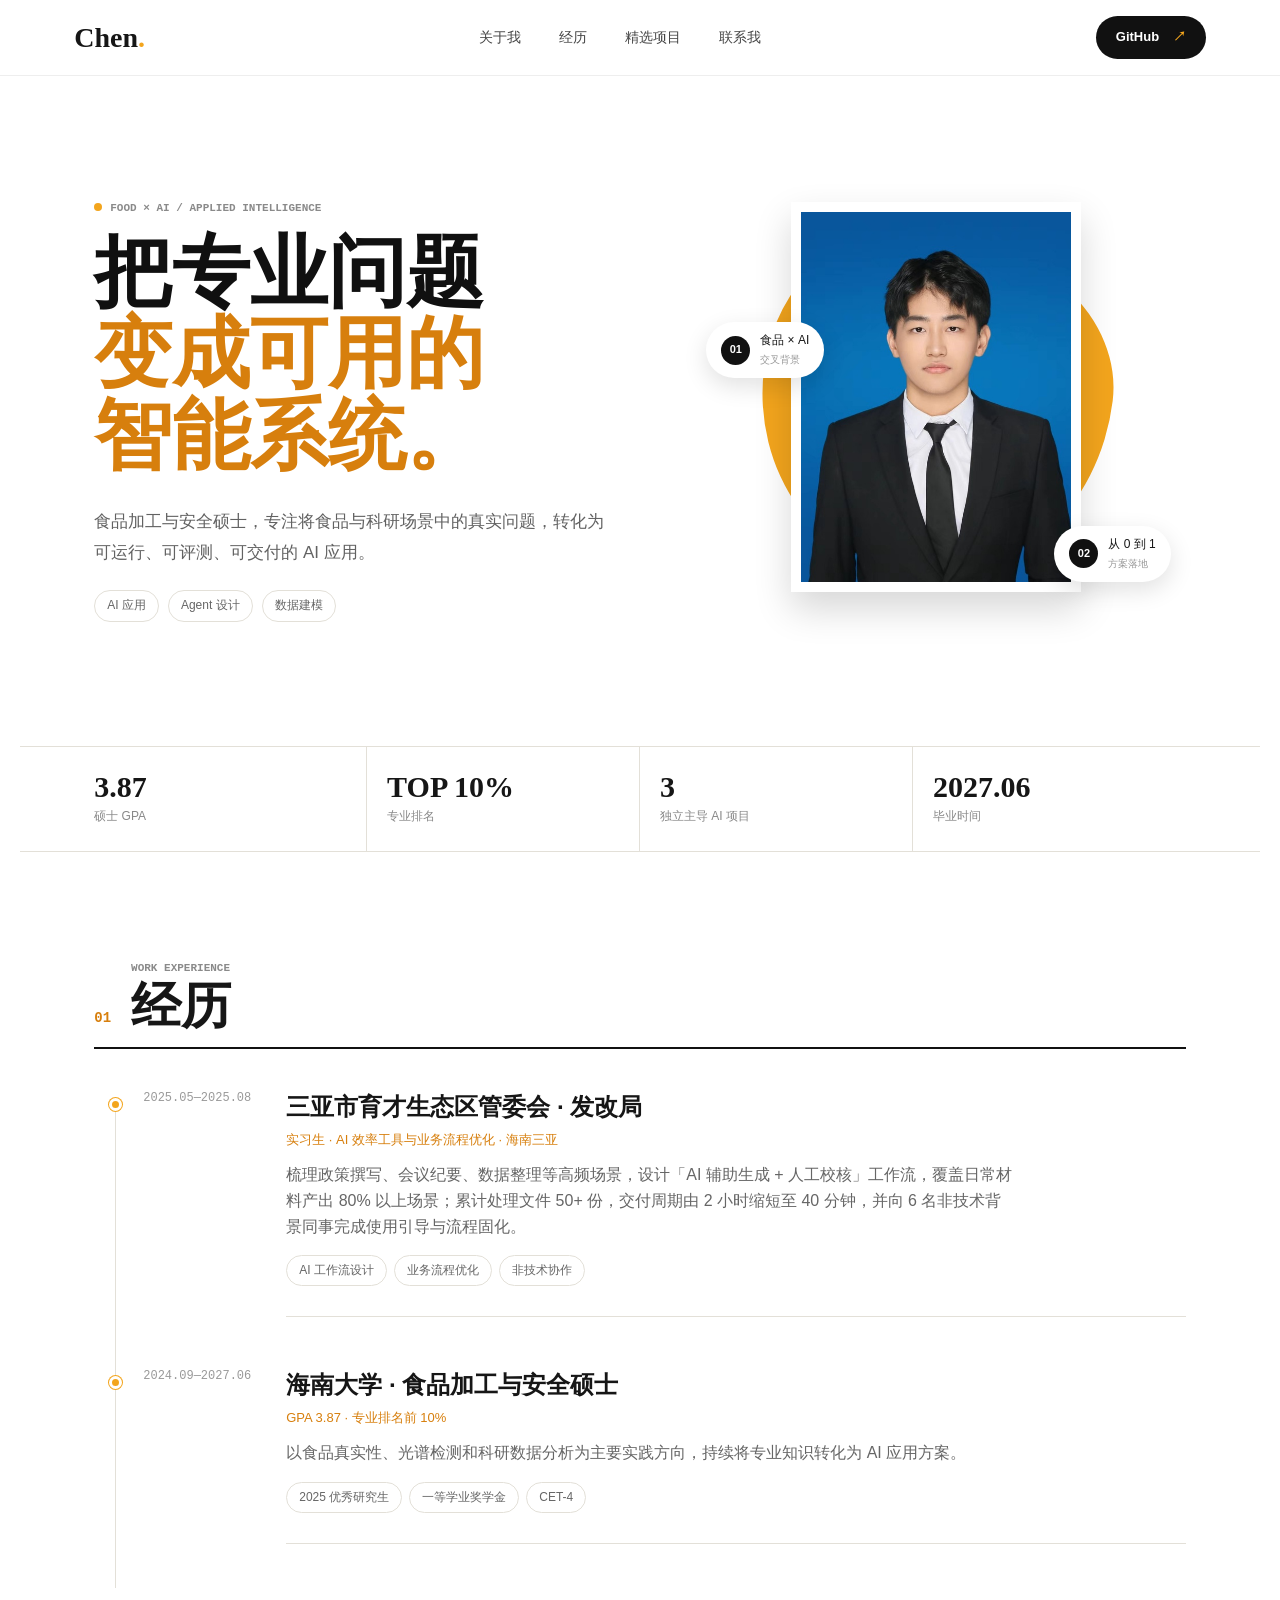
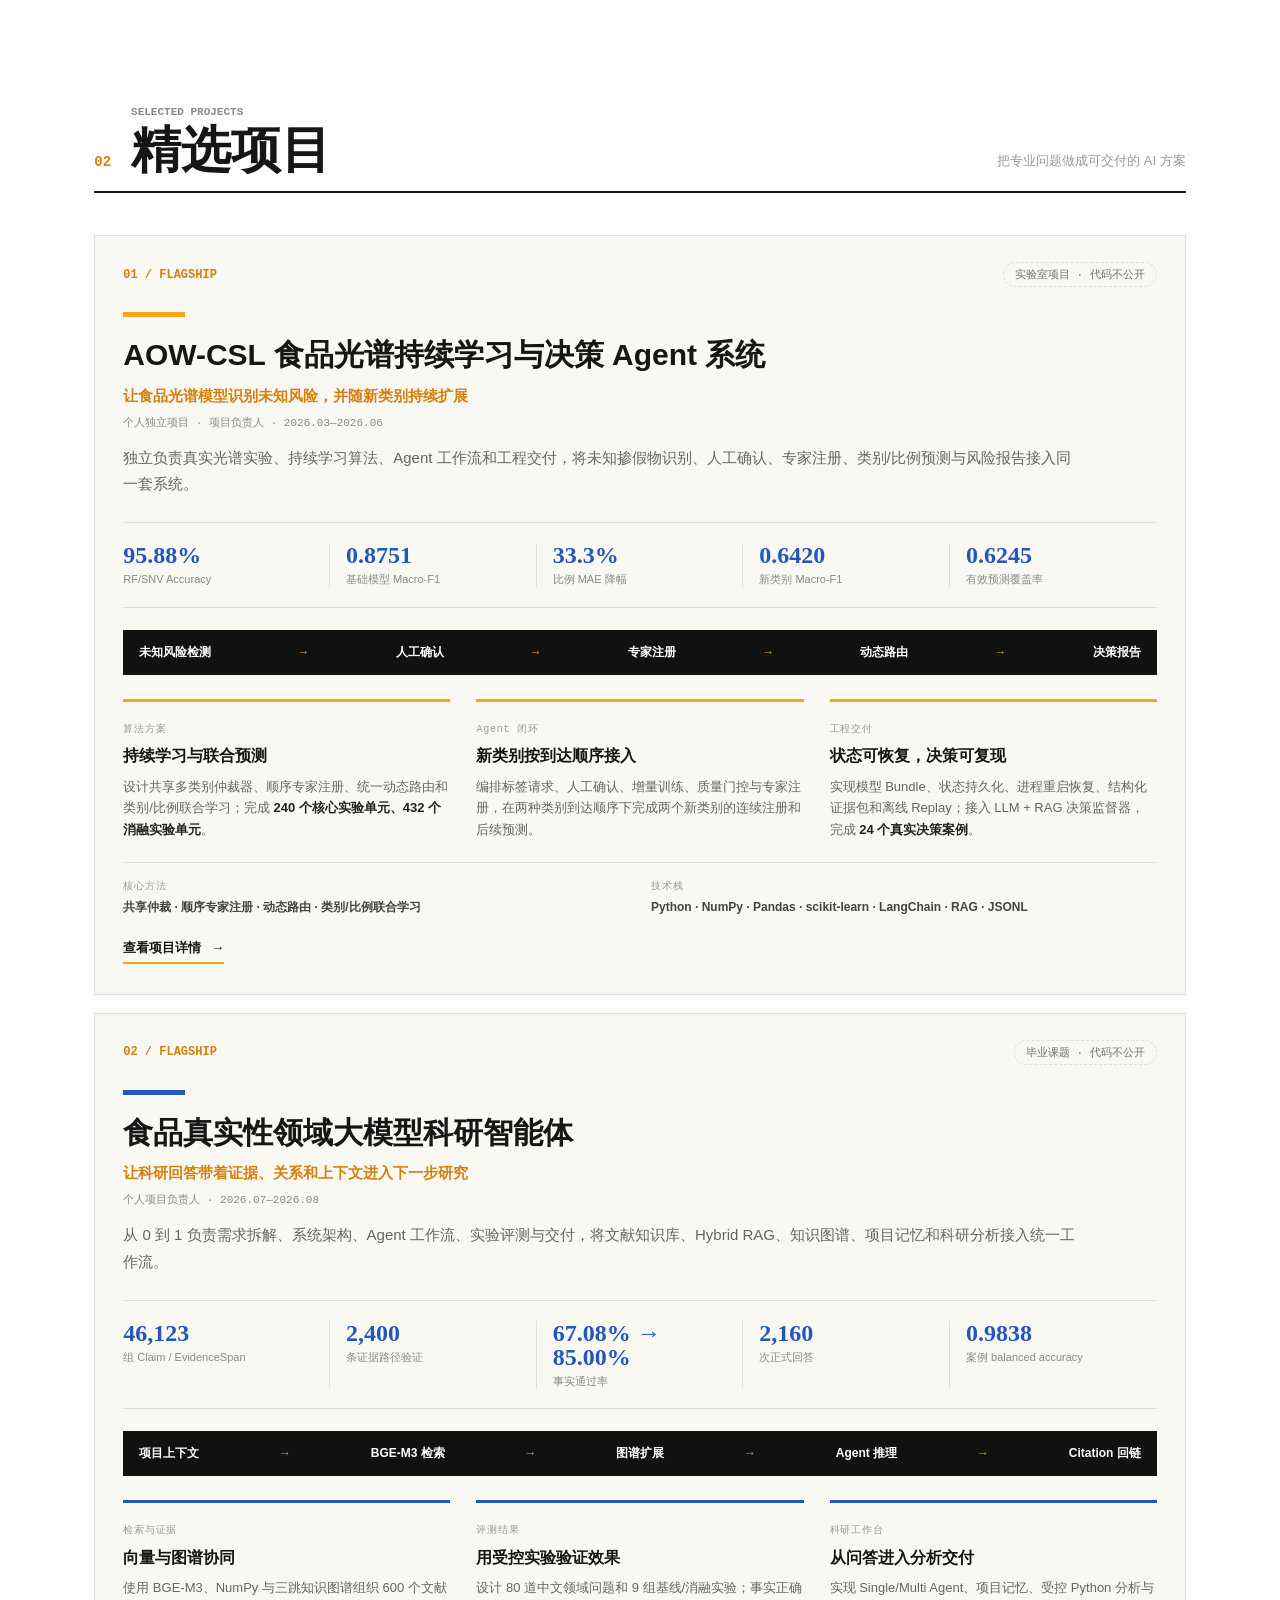
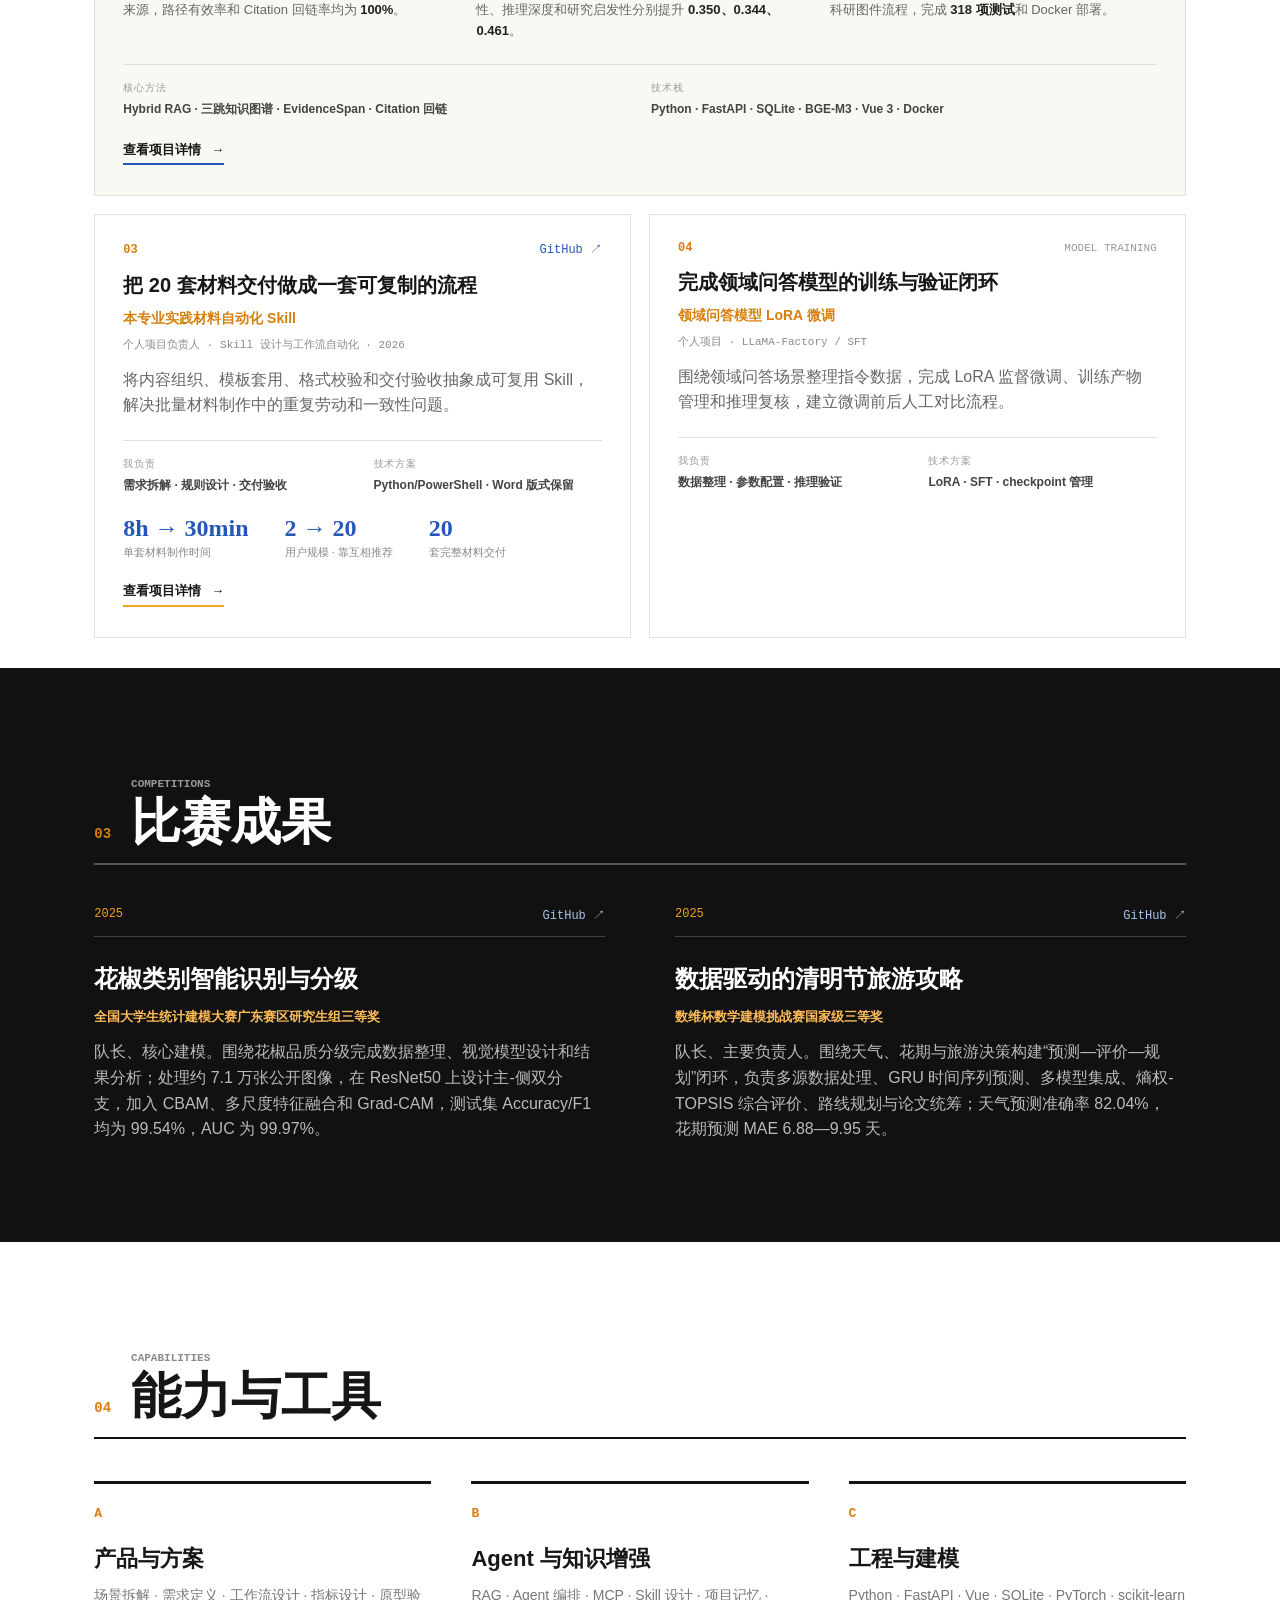
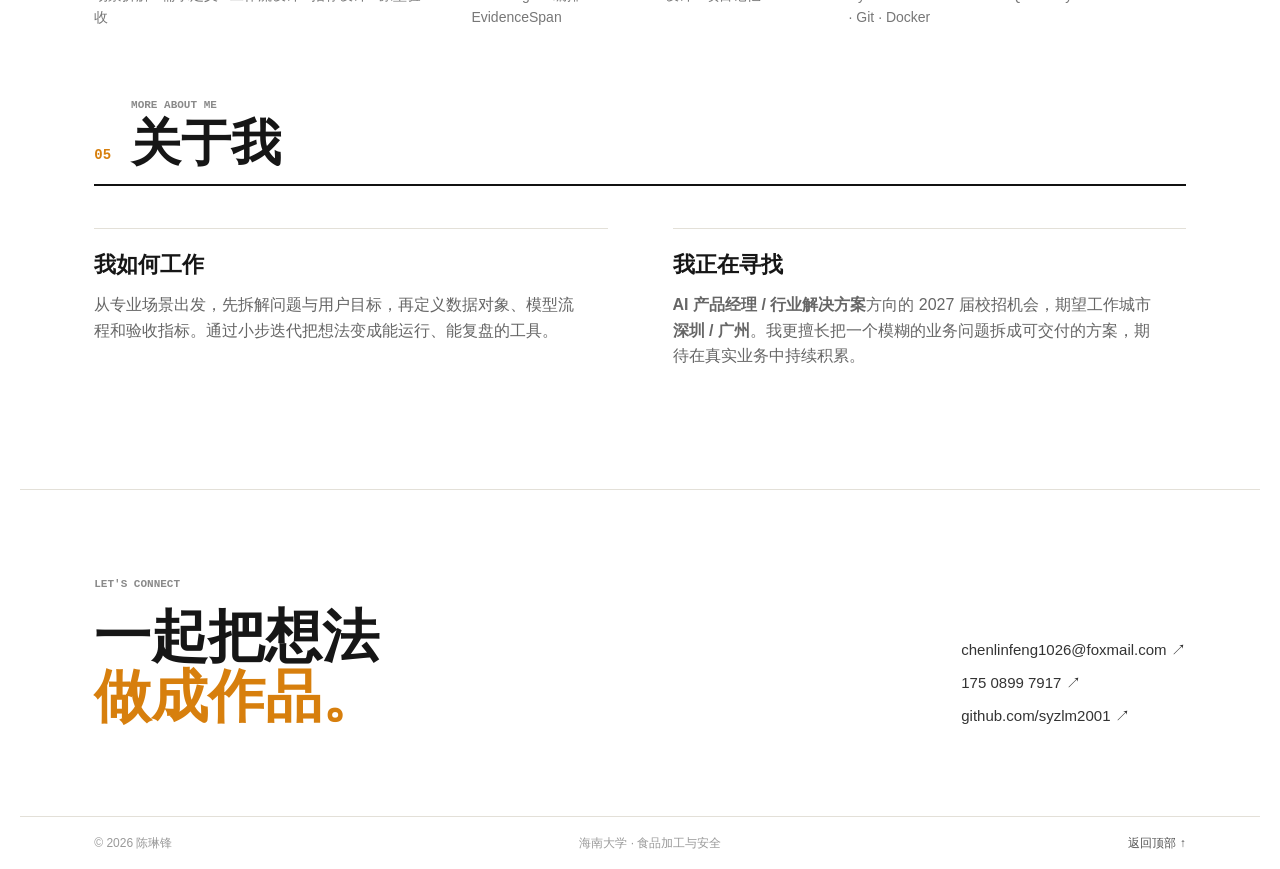
<file: index.html>
<!doctype html>
<html lang="zh-CN">
<head>
  <meta charset="utf-8"><meta name="viewport" content="width=device-width, initial-scale=1">
  <meta name="description" content="陈琳锋的个人作品集：食品 × AI，聚焦智能体、光谱建模与科研应用。">
  <title>陈琳锋｜个人作品集</title>
  <link rel="icon" href="data:,">
  <link rel="stylesheet" href="styles.css?v=20260912"><link rel="stylesheet" href="mobile.css?v=20260912"><link rel="stylesheet" href="details.css?v=20260912">
</head>
<body>
  <header class="site-header"><a class="brand" href="#top">Chen<span>.</span></a><nav aria-label="主导航"><a href="#about">关于我</a><a href="#experience">经历</a><a href="#projects">精选项目</a><a href="#contact">联系我</a></nav><a class="header-action" href="https://github.com/syzlm2001" target="_blank" rel="noreferrer">GitHub <span>↗</span></a></header>
  <main id="top">
    <section class="hero" id="about"><div class="hero-copy"><p class="eyebrow"><span></span>FOOD × AI / APPLIED INTELLIGENCE</p><h1>把专业问题<br><em>变成可用的<br>智能系统。</em></h1><p class="hero-intro">食品加工与安全硕士，专注将食品与科研场景中的真实问题，转化为可运行、可评测、可交付的 AI 应用。</p><div class="hero-tags"><span>AI 应用</span><span>Agent 设计</span><span>数据建模</span></div></div><div class="hero-visual"><div class="orange-shape"></div><div class="portrait-frame"><img src="assets/resume-photo.jpg" alt="陈琳锋证件照"></div><div class="float-label label-one"><b>01</b><span>食品 × AI<br><small>交叉背景</small></span></div><div class="float-label label-two"><b>02</b><span>从 0 到 1<br><small>方案落地</small></span></div></div></section>
    <section class="quick-facts"><div><b>3.87</b><span>硕士 GPA</span></div><div><b>TOP 10%</b><span>专业排名</span></div><div><b>3</b><span>独立主导 AI 项目</span></div><div><b>2027.06</b><span>毕业时间</span></div></section>
    <section class="section" id="experience"><div class="section-title"><span class="section-no">01</span><div><p class="eyebrow">WORK EXPERIENCE</p><h2>经历</h2></div></div><div class="timeline"><article class="timeline-item"><div class="timeline-dot"></div><div class="timeline-date">2025.05—2025.08</div><div class="timeline-content"><h3>三亚市育才生态区管委会 · 发改局</h3><p class="role">实习生 · AI 效率工具与业务流程优化 · 海南三亚</p><p>梳理政策撰写、会议纪要、数据整理等高频场景，设计「AI 辅助生成 + 人工校核」工作流，覆盖日常材料产出 80% 以上场景；累计处理文件 50+ 份，交付周期由 2 小时缩短至 40 分钟，并向 6 名非技术背景同事完成使用引导与流程固化。</p><div class="mini-tags"><span>AI 工作流设计</span><span>业务流程优化</span><span>非技术协作</span></div></div></article><article class="timeline-item"><div class="timeline-dot"></div><div class="timeline-date">2024.09—2027.06</div><div class="timeline-content"><h3>海南大学 · 食品加工与安全硕士</h3><p class="role">GPA 3.87 · 专业排名前 10%</p><p>以食品真实性、光谱检测和科研数据分析为主要实践方向，持续将专业知识转化为 AI 应用方案。</p><div class="mini-tags"><span>2025 优秀研究生</span><span>一等学业奖学金</span><span>CET-4</span></div></div></article></div></section>
    <section class="section project-section" id="projects"><div class="section-title"><span class="section-no">02</span><div><p class="eyebrow">SELECTED PROJECTS</p><h2>精选项目</h2></div><p class="section-caption">把专业问题做成可交付的 AI 方案</p></div><div class="project-grid">
      <article class="project-card project-card-featured flagship-card spectral-project"><div class="card-top"><span class="card-number">01 / FLAGSHIP</span><span class="repo-note">实验室项目 · 代码不公开</span></div><div class="card-accent"></div><h3>AOW-CSL 食品光谱持续学习与决策 Agent 系统</h3><p class="project-name">让食品光谱模型识别未知风险，并随新类别持续扩展</p><p class="card-role">个人独立项目 · 项目负责人 · 2026.03—2026.06</p><p class="project-lead">独立负责真实光谱实验、持续学习算法、Agent 工作流和工程交付，将未知掺假物识别、人工确认、专家注册、类别/比例预测与风险报告接入同一套系统。</p><div class="card-metrics metrics-wide"><b>95.88%<small>RF/SNV Accuracy</small></b><b>0.8751<small>基础模型 Macro-F1</small></b><b>33.3%<small>比例 MAE 降幅</small></b><b>0.6420<small>新类别 Macro-F1</small></b><b>0.6245<small>有效预测覆盖率</small></b></div><div class="agent-flow" aria-label="Agent 产品流程"><span>未知风险检测</span><i>→</i><span>人工确认</span><i>→</i><span>专家注册</span><i>→</i><span>动态路由</span><i>→</i><span>决策报告</span></div><div class="project-evidence"><section><span>算法方案</span><h4>持续学习与联合预测</h4><p>设计共享多类别仲裁器、顺序专家注册、统一动态路由和类别/比例联合学习；完成 <strong>240 个核心实验单元、432 个消融实验单元</strong>。</p></section><section><span>Agent 闭环</span><h4>新类别按到达顺序接入</h4><p>编排标签请求、人工确认、增量训练、质量门控与专家注册，在两种类别到达顺序下完成两个新类别的连续注册和后续预测。</p></section><section><span>工程交付</span><h4>状态可恢复，决策可复现</h4><p>实现模型 Bundle、状态持久化、进程重启恢复、结构化证据包和离线 Replay；接入 LLM + RAG 决策监督器，完成 <strong>24 个真实决策案例</strong>。</p></section></div><div class="responsibility-row"><div><span>核心方法</span><strong>共享仲裁 · 顺序专家注册 · 动态路由 · 类别/比例联合学习</strong></div><div><span>技术栈</span><strong>Python · NumPy · Pandas · scikit-learn · LangChain · RAG · JSONL</strong></div></div><a class="detail-link" href="spectral-agent.html">查看项目详情 <span>→</span></a></article>
      <article class="project-card project-card-featured flagship-card research-project"><div class="card-top"><span class="card-number">02 / FLAGSHIP</span><span class="repo-note">毕业课题 · 代码不公开</span></div><div class="card-accent"></div><h3>食品真实性领域大模型科研智能体</h3><p class="project-name">让科研回答带着证据、关系和上下文进入下一步研究</p><p class="card-role">个人项目负责人 · 2026.07—2026.08</p><p class="project-lead">从 0 到 1 负责需求拆解、系统架构、Agent 工作流、实验评测与交付，将文献知识库、Hybrid RAG、知识图谱、项目记忆和科研分析接入统一工作流。</p><div class="card-metrics metrics-wide"><b>46,123<small>组 Claim / EvidenceSpan</small></b><b>2,400<small>条证据路径验证</small></b><b>67.08% → 85.00%<small>事实通过率</small></b><b>2,160<small>次正式回答</small></b><b>0.9838<small>案例 balanced accuracy</small></b></div><div class="agent-flow" aria-label="科研智能体流程"><span>项目上下文</span><i>→</i><span>BGE-M3 检索</span><i>→</i><span>图谱扩展</span><i>→</i><span>Agent 推理</span><i>→</i><span>Citation 回链</span></div><div class="project-evidence"><section><span>检索与证据</span><h4>向量与图谱协同</h4><p>使用 BGE-M3、NumPy 与三跳知识图谱组织 600 个文献来源，路径有效率和 Citation 回链率均为 <strong>100%</strong>。</p></section><section><span>评测结果</span><h4>用受控实验验证效果</h4><p>设计 80 道中文领域问题和 9 组基线/消融实验；事实正确性、推理深度和研究启发性分别提升 <strong>0.350、0.344、0.461</strong>。</p></section><section><span>科研工作台</span><h4>从问答进入分析交付</h4><p>实现 Single/Multi Agent、项目记忆、受控 Python 分析与科研图件流程，完成 <strong>318 项测试</strong>和 Docker 部署。</p></section></div><div class="responsibility-row"><div><span>核心方法</span><strong>Hybrid RAG · 三跳知识图谱 · EvidenceSpan · Citation 回链</strong></div><div><span>技术栈</span><strong>Python · FastAPI · SQLite · BGE-M3 · Vue 3 · Docker</strong></div></div><a class="detail-link" href="research-agent.html">查看项目详情 <span>→</span></a></article>
      <article class="project-card"><div class="card-top"><span class="card-number">03</span><a href="https://github.com/syzlm2001/practice-materials-automation-skill" target="_blank" rel="noreferrer">GitHub ↗</a></div><h3>把 20 套材料交付做成一套可复制的流程</h3><p class="project-name">本专业实践材料自动化 Skill</p><p class="card-role">个人项目负责人 · Skill 设计与工作流自动化 · 2026</p><p>将内容组织、模板套用、格式校验和交付验收抽象成可复用 Skill，解决批量材料制作中的重复劳动和一致性问题。</p><div class="responsibility-row"><div><span>我负责</span><strong>需求拆解 · 规则设计 · 交付验收</strong></div><div><span>技术方案</span><strong>Python/PowerShell · Word 版式保留</strong></div></div><div class="card-metrics"><b>8h → 30min<small>单套材料制作时间</small></b><b>2 → 20<small>用户规模 · 靠互相推荐</small></b><b>20<small>套完整材料交付</small></b></div><a class="detail-link" href="practice-materials.html">查看项目详情 <span>→</span></a></article>
      <article class="project-card"><div class="card-top"><span class="card-number">04</span><span class="card-type">MODEL TRAINING</span></div><h3>完成领域问答模型的训练与验证闭环</h3><p class="project-name">领域问答模型 LoRA 微调</p><p class="card-role">个人项目 · LLaMA-Factory / SFT</p><p>围绕领域问答场景整理指令数据，完成 LoRA 监督微调、训练产物管理和推理复核，建立微调前后人工对比流程。</p><div class="responsibility-row"><div><span>我负责</span><strong>数据整理 · 参数配置 · 推理验证</strong></div><div><span>技术方案</span><strong>LoRA · SFT · checkpoint 管理</strong></div></div></article>
    </div></section>
    <section class="section competition-section" id="competitions"><div class="section-title"><span class="section-no">03</span><div><p class="eyebrow">COMPETITIONS</p><h2>比赛成果</h2></div></div><div class="competition-grid"><article><div class="competition-head"><span>2025</span><a href="https://github.com/syzlm2001/statistical-modeling-pepper" target="_blank" rel="noreferrer">GitHub ↗</a></div><h3>花椒类别智能识别与分级</h3><strong>全国大学生统计建模大赛广东赛区研究生组三等奖</strong><p>队长、核心建模。围绕花椒品质分级完成数据整理、视觉模型设计和结果分析；处理约 7.1 万张公开图像，在 ResNet50 上设计主-侧双分支，加入 CBAM、多尺度特征融合和 Grad-CAM，测试集 Accuracy/F1 均为 99.54%，AUC 为 99.97%。</p></article><article><div class="competition-head"><span>2025</span><a href="https://github.com/syzlm2001/shuwei-mathematical-modeling" target="_blank" rel="noreferrer">GitHub ↗</a></div><h3>数据驱动的清明节旅游攻略</h3><strong>数维杯数学建模挑战赛国家级三等奖</strong><p>队长、主要负责人。围绕天气、花期与旅游决策构建“预测—评价—规划”闭环，负责多源数据处理、GRU 时间序列预测、多模型集成、熵权-TOPSIS 综合评价、路线规划与论文统筹；天气预测准确率 82.04%，花期预测 MAE 6.88—9.95 天。</p></article></div></section>
    <section class="section capability-section" id="capabilities"><div class="section-title"><span class="section-no">04</span><div><p class="eyebrow">CAPABILITIES</p><h2>能力与工具</h2></div></div><div class="capability-grid"><div><span>A</span><h3>产品与方案</h3><p>场景拆解 · 需求定义 · 工作流设计 · 指标设计 · 原型验收</p></div><div><span>B</span><h3>Agent 与知识增强</h3><p>RAG · Agent 编排 · MCP · Skill 设计 · 项目记忆 · EvidenceSpan</p></div><div><span>C</span><h3>工程与建模</h3><p>Python · FastAPI · Vue · SQLite · PyTorch · scikit-learn · Git · Docker</p></div></div></section>
    <section class="section detail-section" id="details"><div class="section-title"><span class="section-no">05</span><div><p class="eyebrow">MORE ABOUT ME</p><h2>关于我</h2></div></div><div class="about-grid"><div><h3>我如何工作</h3><p>从专业场景出发，先拆解问题与用户目标，再定义数据对象、模型流程和验收指标。通过小步迭代把想法变成能运行、能复盘的工具。</p></div><div><h3>我正在寻找</h3><p><strong>AI 产品经理 / 行业解决方案</strong>方向的 2027 届校招机会，期望工作城市 <strong>深圳 / 广州</strong>。我更擅长把一个模糊的业务问题拆成可交付的方案，期待在真实业务中持续积累。</p></div></div></section>
    <section class="contact" id="contact"><div><p class="eyebrow">LET'S CONNECT</p><h2>一起把想法<br><em>做成作品。</em></h2></div><div class="contact-links"><a href="mailto:chenlinfeng1026@foxmail.com">chenlinfeng1026@foxmail.com ↗</a><a href="tel:17508997917">175 0899 7917 ↗</a><a href="https://github.com/syzlm2001" target="_blank" rel="noreferrer">github.com/syzlm2001 ↗</a></div></section>
  </main><footer><span>© 2026 陈琳锋</span><span>海南大学 · 食品加工与安全</span><a href="#top">返回顶部 ↑</a></footer>
</body></html>
</file>
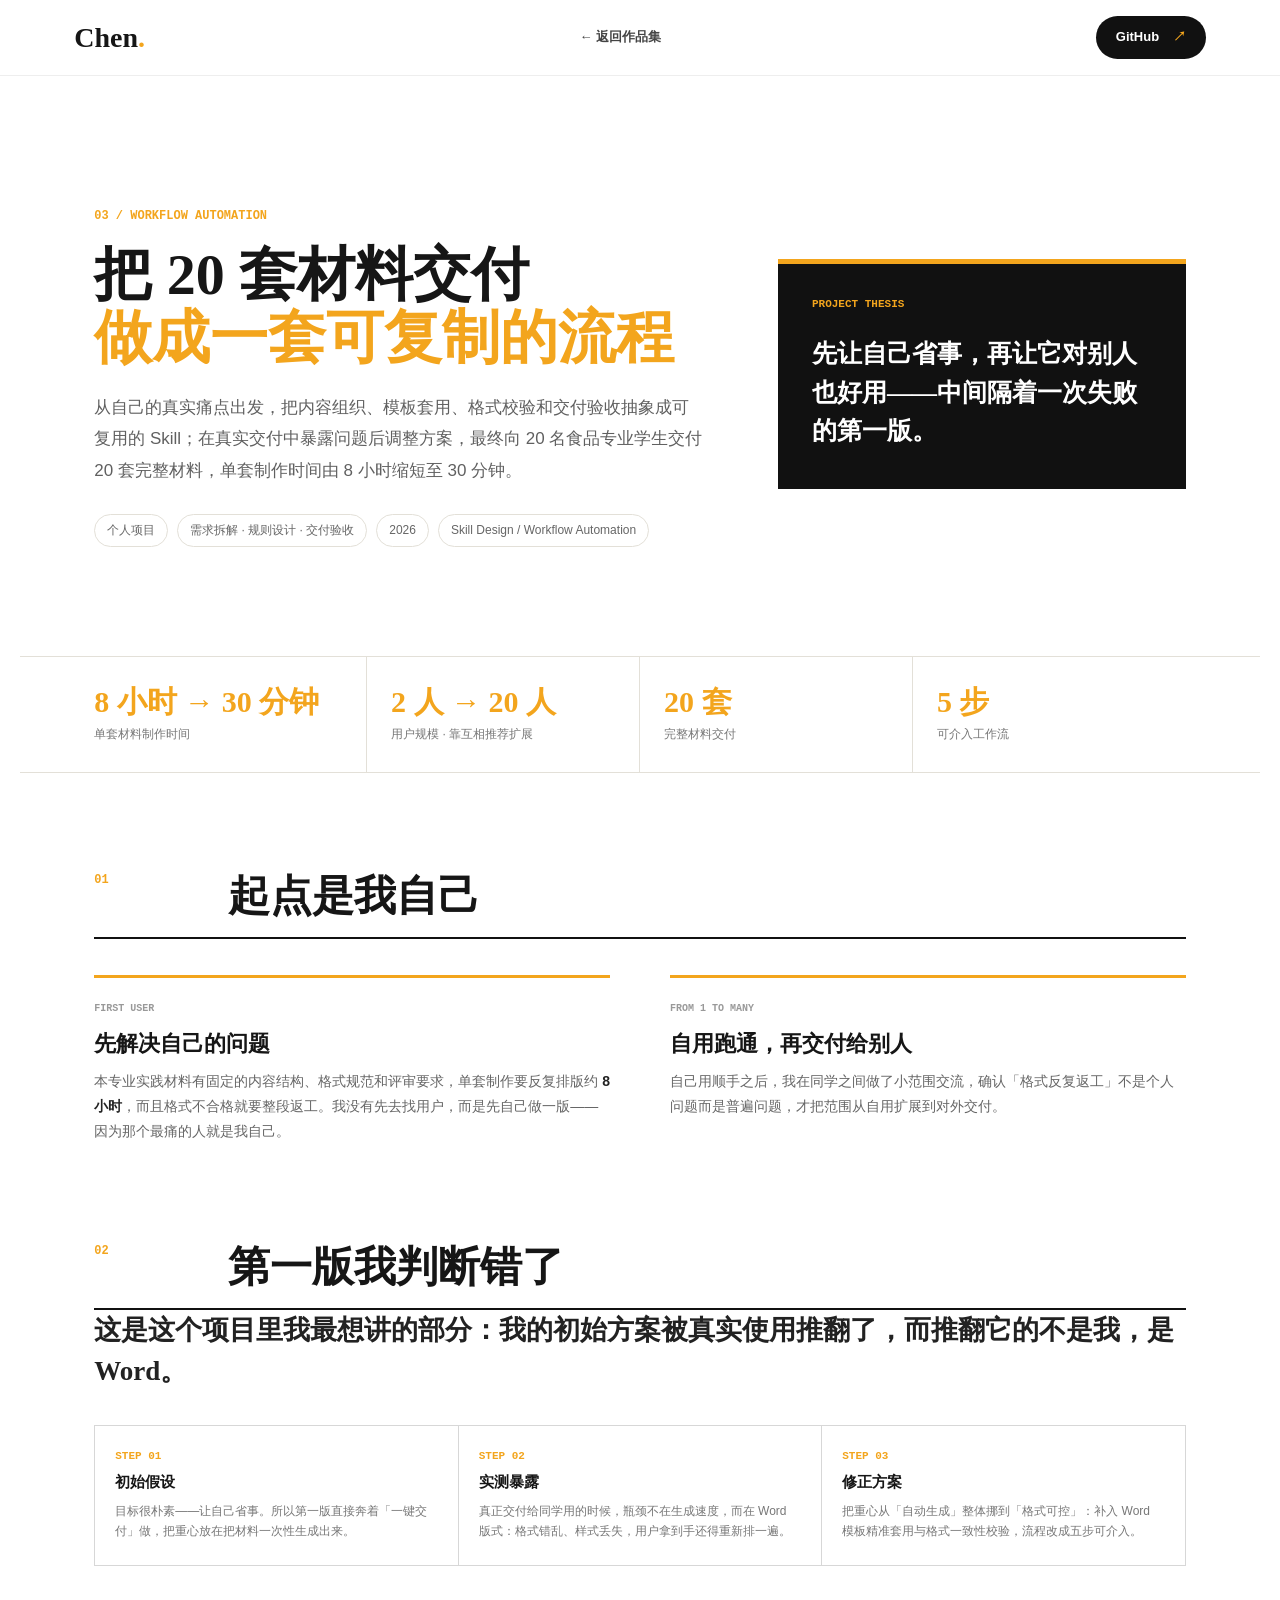
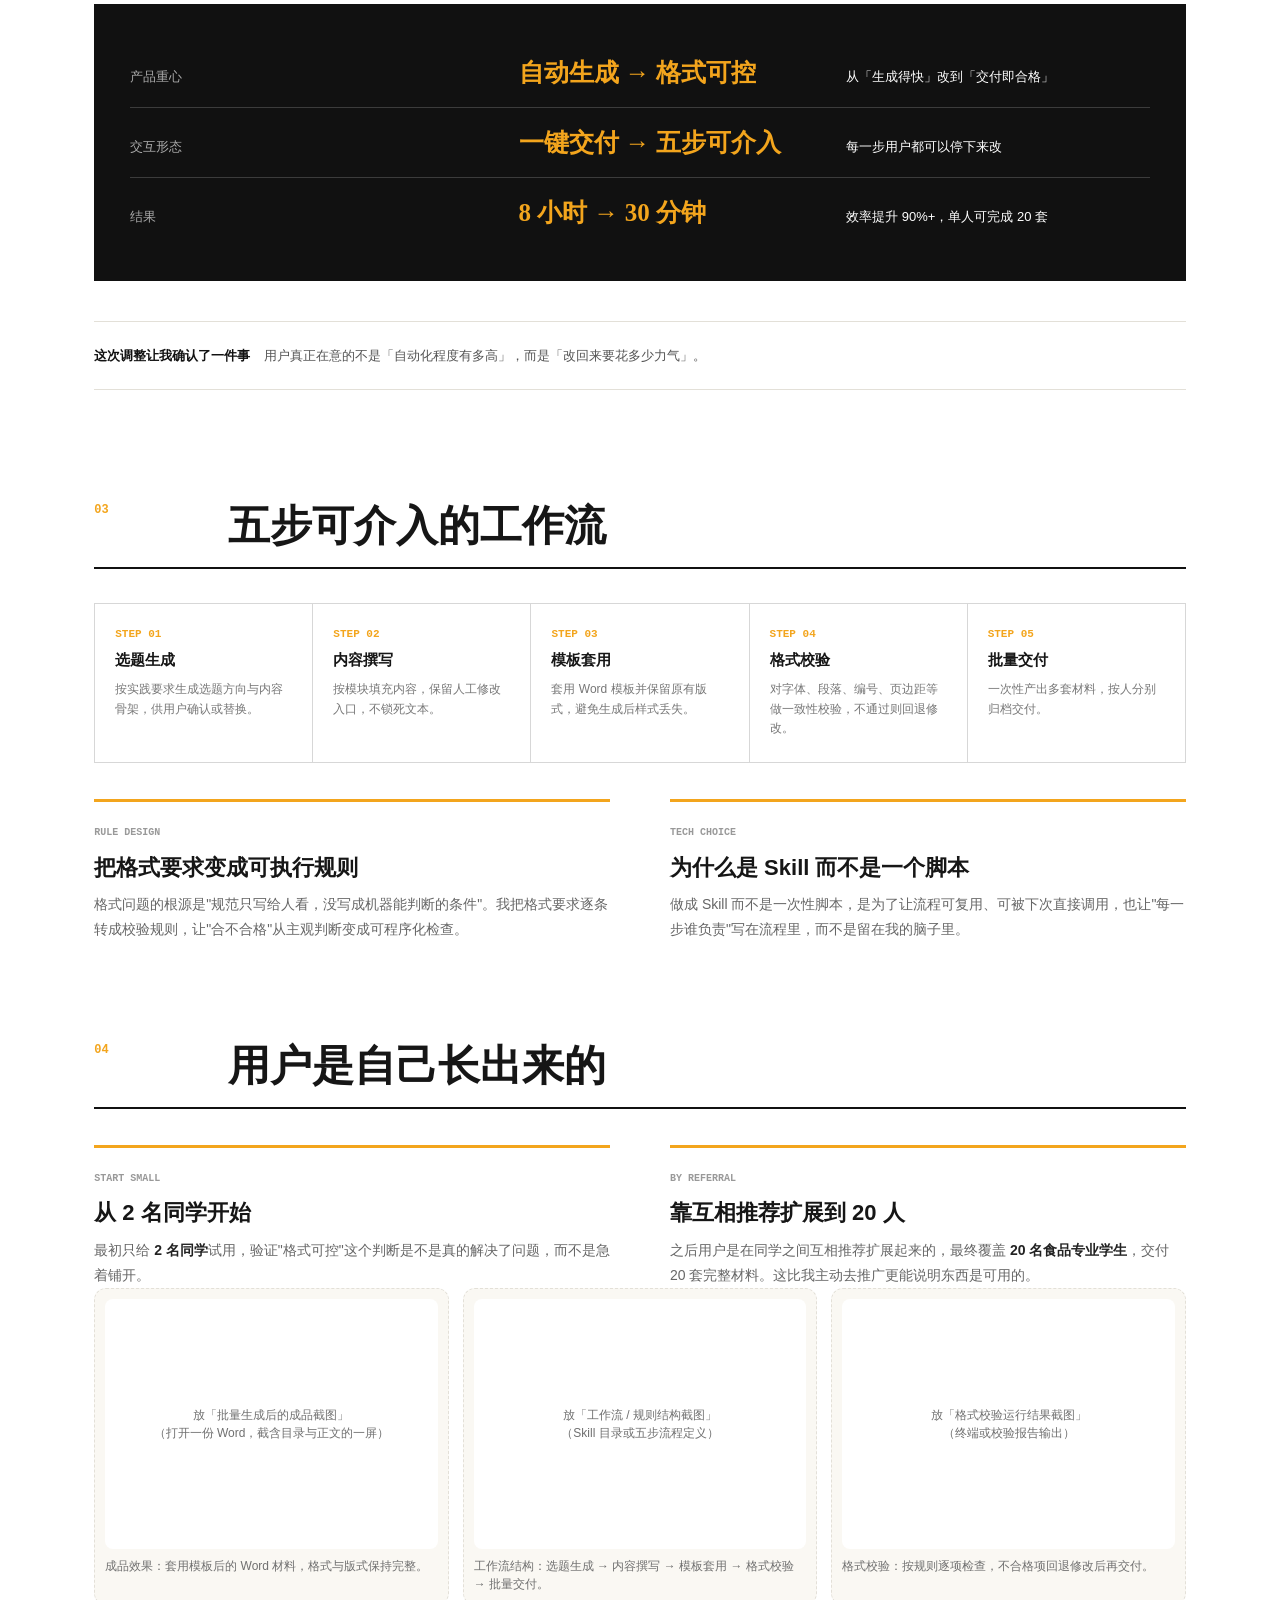
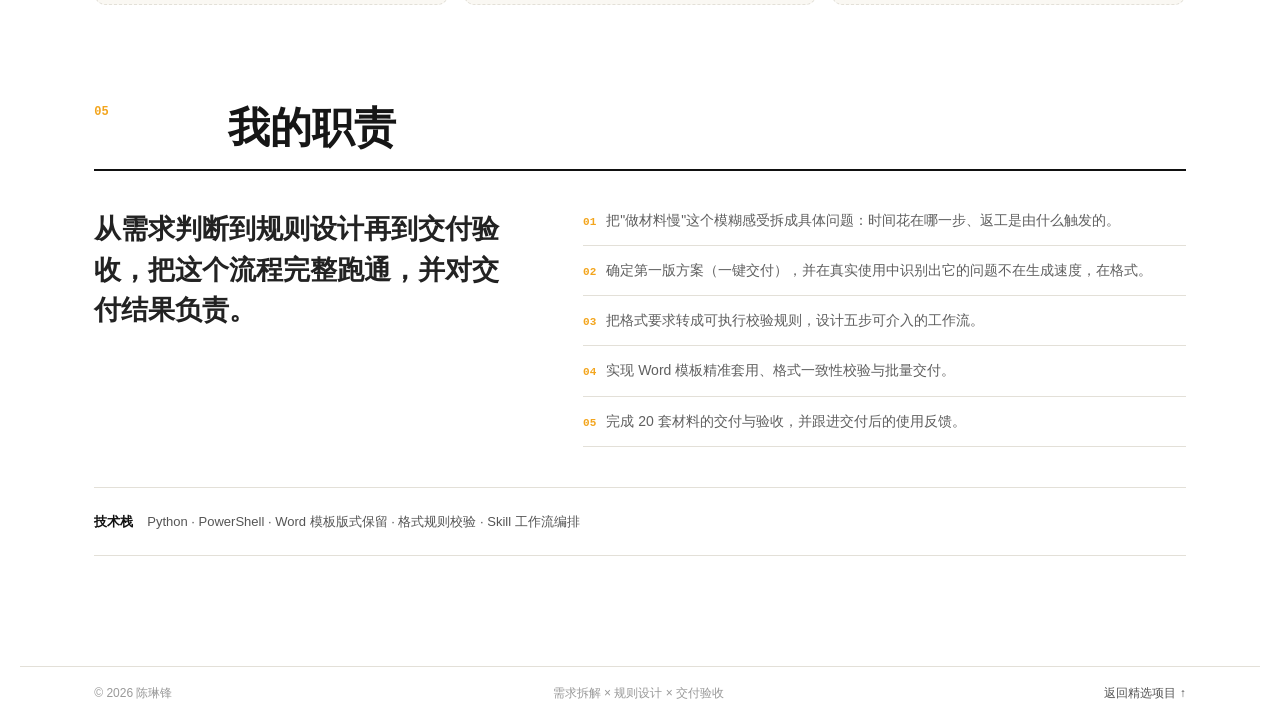
<file: practice-materials.html>
<!doctype html>
<html lang="zh-CN">
<head>
  <meta charset="utf-8"><meta name="viewport" content="width=device-width, initial-scale=1">
  <meta name="description" content="陈琳锋：把 20 套实践材料交付做成一套可复制的流程——本专业实践材料自动化 Skill。">
  <title>本专业实践材料自动化 Skill｜陈琳锋</title>
  <link rel="icon" href="data:,">
  <link rel="stylesheet" href="styles.css?v=20260912">
  <link rel="stylesheet" href="project-detail.css?v=20260912">
  <style>
    /* 本页新增：图件栅格。不需要可以整段删掉。 */
    .case-gallery { display: grid; grid-template-columns: repeat(3, 1fr); gap: 14px; }
    .case-figure { margin: 0; border: 1px dashed var(--line); border-radius: 12px; padding: 10px; background: var(--soft); }
    .case-figure img { width: 100%; display: block; border-radius: 8px; }
    .case-figure .ph {
      aspect-ratio: 4 / 3; display: flex; align-items: center; justify-content: center;
      text-align: center; padding: 10px; border-radius: 8px;
      background: #fff; color: var(--muted); font-size: 12px; line-height: 1.5;
    }
    .case-figure figcaption { margin-top: 8px; font-size: 12px; color: var(--muted); line-height: 1.55; }
    /* case-flow 基础是 5 列，这里给 3 段式流程用 */
    .case-flow.flow-3 { grid-template-columns: repeat(3, minmax(0, 1fr)); }
    @media (max-width: 760px) { .case-gallery { grid-template-columns: 1fr; } .case-flow.flow-3 { grid-template-columns: 1fr; } }
  </style>
</head>
<body class="case-page materials-case">
  <header class="site-header case-header">
    <a class="brand" href="index.html">Chen<span>.</span></a>
    <a class="back-link" href="index.html#projects">← 返回作品集</a>
    <a class="header-action" href="https://github.com/syzlm2001/practice-materials-automation-skill" target="_blank" rel="noreferrer">GitHub <span>↗</span></a>
  </header>

  <main class="case-main">
    <section class="case-hero">
      <div>
        <span class="case-index">03 / WORKFLOW AUTOMATION</span>
        <h1>把 20 套材料交付<br><em>做成一套可复制的流程</em></h1>
        <p class="case-subtitle">从自己的真实痛点出发，把内容组织、模板套用、格式校验和交付验收抽象成可复用的 Skill；在真实交付中暴露问题后调整方案，最终向 20 名食品专业学生交付 20 套完整材料，单套制作时间由 8 小时缩短至 30 分钟。</p>
        <div class="case-meta"><span>个人项目</span><span>需求拆解 · 规则设计 · 交付验收</span><span>2026</span><span>Skill Design / Workflow Automation</span></div>
      </div>
      <aside class="case-thesis"><p>先让自己省事，再让它对别人也好用——中间隔着一次失败的第一版。</p></aside>
    </section>

    <section class="case-metrics" aria-label="项目关键指标">
      <div><b>8 小时 → 30 分钟</b><span>单套材料制作时间</span></div>
      <div><b>2 人 → 20 人</b><span>用户规模 · 靠互相推荐扩展</span></div>
      <div><b>20 套</b><span>完整材料交付</span></div>
      <div><b>5 步</b><span>可介入工作流</span></div>
    </section>

    <section class="case-section">
      <div class="case-section-head"><span>01</span><h2>起点是我自己</h2></div>
      <div class="case-grid">
        <article class="case-block"><span class="block-label">FIRST USER</span><h3>先解决自己的问题</h3><p>本专业实践材料有固定的内容结构、格式规范和评审要求，单套制作要反复排版约 <strong>8 小时</strong>，而且格式不合格就要整段返工。我没有先去找用户，而是先自己做一版——因为那个最痛的人就是我自己。</p></article>
        <article class="case-block"><span class="block-label">FROM 1 TO MANY</span><h3>自用跑通，再交付给别人</h3><p>自己用顺手之后，我在同学之间做了小范围交流，确认「格式反复返工」不是个人问题而是普遍问题，才把范围从自用扩展到对外交付。</p></article>
      </div>
    </section>

    <section class="case-section">
      <div class="case-section-head"><span>02</span><h2>第一版我判断错了</h2></div>
      <p class="contribution-lead">这是这个项目里我最想讲的部分：我的初始方案被真实使用推翻了，而推翻它的不是我，是 Word。</p>
      <div class="case-flow flow-3">
        <div><small>STEP 01</small><strong>初始假设</strong><p>目标很朴素——让自己省事。所以第一版直接奔着「一键交付」做，把重心放在把材料一次性生成出来。</p></div>
        <div><small>STEP 02</small><strong>实测暴露</strong><p>真正交付给同学用的时候，瓶颈不在生成速度，而在 Word 版式：格式错乱、样式丢失，用户拿到手还得重新排一遍。</p></div>
        <div><small>STEP 03</small><strong>修正方案</strong><p>把重心从「自动生成」整体挪到「格式可控」：补入 Word 模板精准套用与格式一致性校验，流程改成五步可介入。</p></div>
      </div>
      <div class="result-band" aria-label="方案调整带来的变化">
        <div class="result-row"><span>产品重心</span><b>自动生成 → 格式可控</b><em>从「生成得快」改到「交付即合格」</em></div>
        <div class="result-row"><span>交互形态</span><b>一键交付 → 五步可介入</b><em>每一步用户都可以停下来改</em></div>
        <div class="result-row"><span>结果</span><b>8 小时 → 30 分钟</b><em>效率提升 90%+，单人可完成 20 套</em></div>
      </div>
      <p class="tech-line"><strong>这次调整让我确认了一件事</strong>用户真正在意的不是「自动化程度有多高」，而是「改回来要花多少力气」。</p>
    </section>

    <section class="case-section">
      <div class="case-section-head"><span>03</span><h2>五步可介入的工作流</h2></div>
      <div class="case-flow">
        <div><small>STEP 01</small><strong>选题生成</strong><p>按实践要求生成选题方向与内容骨架，供用户确认或替换。</p></div>
        <div><small>STEP 02</small><strong>内容撰写</strong><p>按模块填充内容，保留人工修改入口，不锁死文本。</p></div>
        <div><small>STEP 03</small><strong>模板套用</strong><p>套用 Word 模板并保留原有版式，避免生成后样式丢失。</p></div>
        <div><small>STEP 04</small><strong>格式校验</strong><p>对字体、段落、编号、页边距等做一致性校验，不通过则回退修改。</p></div>
        <div><small>STEP 05</small><strong>批量交付</strong><p>一次性产出多套材料，按人分别归档交付。</p></div>
      </div>
      <div class="case-grid">
        <article class="case-block"><span class="block-label">RULE DESIGN</span><h3>把格式要求变成可执行规则</h3><p>格式问题的根源是"规范只写给人看，没写成机器能判断的条件"。我把格式要求逐条转成校验规则，让"合不合格"从主观判断变成可程序化检查。</p></article>
        <article class="case-block"><span class="block-label">TECH CHOICE</span><h3>为什么是 Skill 而不是一个脚本</h3><p>做成 Skill 而不是一次性脚本，是为了让流程可复用、可被下次直接调用，也让"每一步谁负责"写在流程里，而不是留在我的脑子里。</p></article>
      </div>
    </section>

    <section class="case-section">
      <div class="case-section-head"><span>04</span><h2>用户是自己长出来的</h2></div>
      <div class="case-grid">
        <article class="case-block"><span class="block-label">START SMALL</span><h3>从 2 名同学开始</h3><p>最初只给 <strong>2 名同学</strong>试用，验证"格式可控"这个判断是不是真的解决了问题，而不是急着铺开。</p></article>
        <article class="case-block"><span class="block-label">BY REFERRAL</span><h3>靠互相推荐扩展到 20 人</h3><p>之后用户是在同学之间互相推荐扩展起来的，最终覆盖 <strong>20 名食品专业学生</strong>，交付 20 套完整材料。这比我主动去推广更能说明东西是可用的。</p></article>
      </div>
      <div class="case-gallery">
        <figure class="case-figure">
          <!-- 替换下面这行：<div class="ph"> 换成 <img src="assets/materials-output.jpg" alt="批量生成的材料成品"> -->
          <div class="ph">放「批量生成后的成品截图」<br>（打开一份 Word，截含目录与正文的一屏）</div>
          <figcaption>成品效果：套用模板后的 Word 材料，格式与版式保持完整。</figcaption>
        </figure>
        <figure class="case-figure">
          <!-- 替换：<img src="assets/materials-workflow.jpg" alt="五步工作流结构"> -->
          <div class="ph">放「工作流 / 规则结构截图」<br>（Skill 目录或五步流程定义）</div>
          <figcaption>工作流结构：选题生成 → 内容撰写 → 模板套用 → 格式校验 → 批量交付。</figcaption>
        </figure>
        <figure class="case-figure">
          <!-- 替换：<img src="assets/materials-check.jpg" alt="格式校验结果"> -->
          <div class="ph">放「格式校验运行结果截图」<br>（终端或校验报告输出）</div>
          <figcaption>格式校验：按规则逐项检查，不合格项回退修改后再交付。</figcaption>
        </figure>
      </div>
    </section>

    <section class="case-section">
      <div class="case-section-head"><span>05</span><h2>我的职责</h2></div>
      <div class="case-contribution">
        <p class="contribution-lead">从需求判断到规则设计再到交付验收，把这个流程完整跑通，并对交付结果负责。</p>
        <ul class="contribution-list">
          <li><b>01</b>把"做材料慢"这个模糊感受拆成具体问题：时间花在哪一步、返工是由什么触发的。</li>
          <li><b>02</b>确定第一版方案（一键交付），并在真实使用中识别出它的问题不在生成速度，在格式。</li>
          <li><b>03</b>把格式要求转成可执行校验规则，设计五步可介入的工作流。</li>
          <li><b>04</b>实现 Word 模板精准套用、格式一致性校验与批量交付。</li>
          <li><b>05</b>完成 20 套材料的交付与验收，并跟进交付后的使用反馈。</li>
        </ul>
      </div>
      <p class="tech-line"><strong>技术栈</strong>Python · PowerShell · Word 模板版式保留 · 格式规则校验 · Skill 工作流编排</p>
    </section>
  </main>

  <footer class="case-footer"><span>© 2026 陈琳锋</span><span>需求拆解 × 规则设计 × 交付验收</span><a href="index.html#projects">返回精选项目 ↑</a></footer>
</body>
</html>
</file>
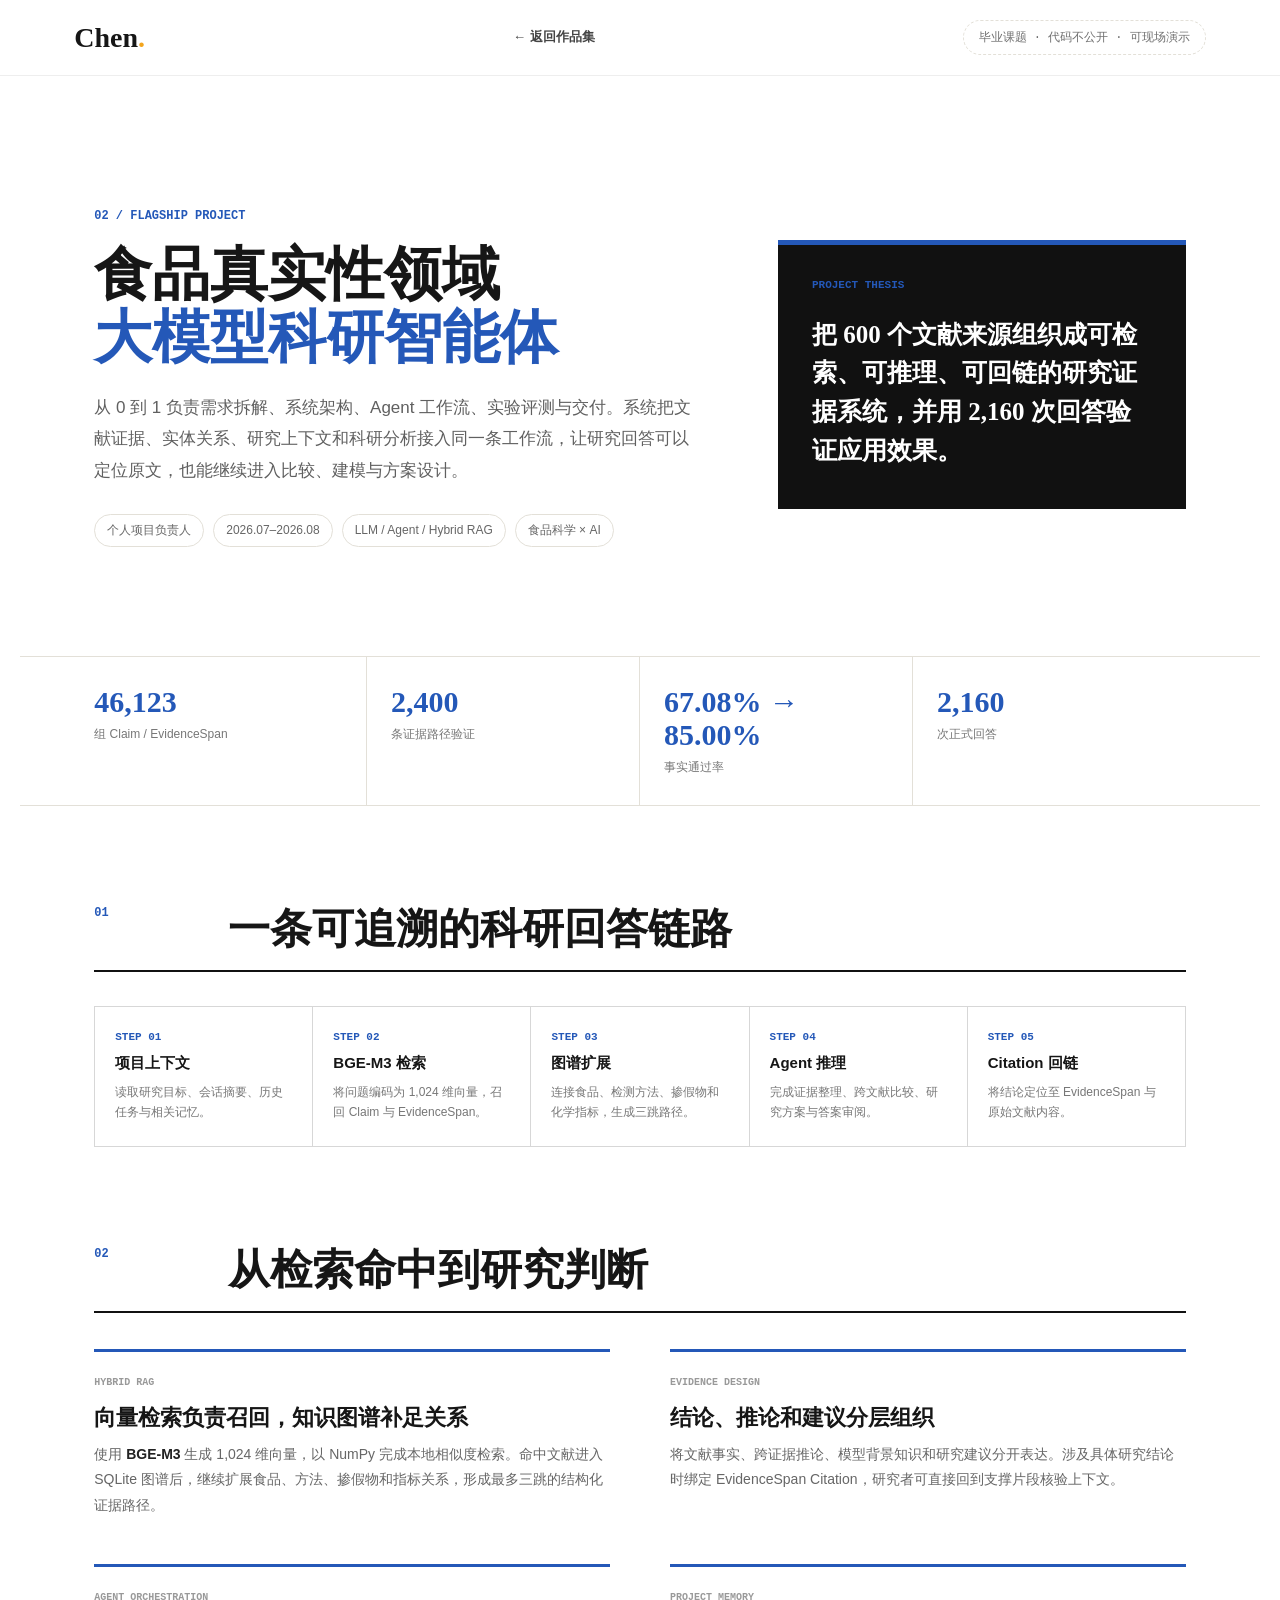
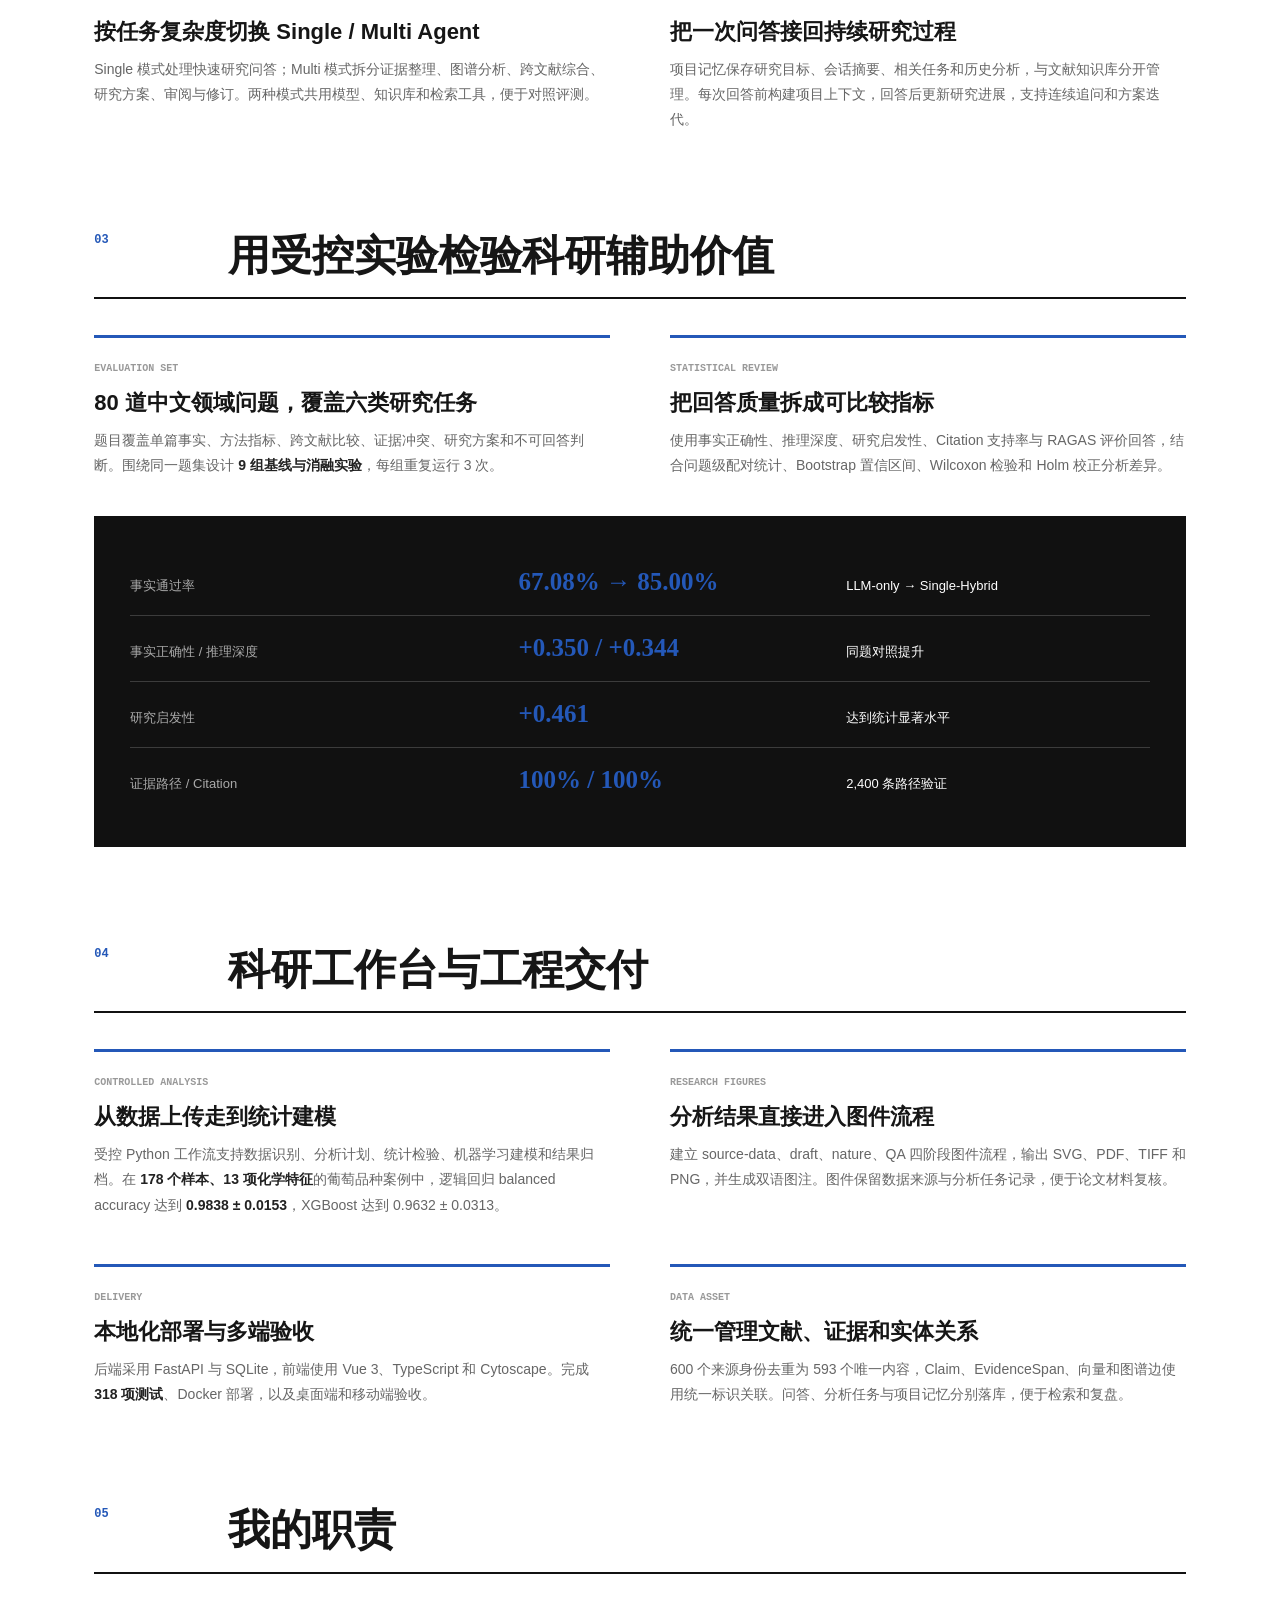
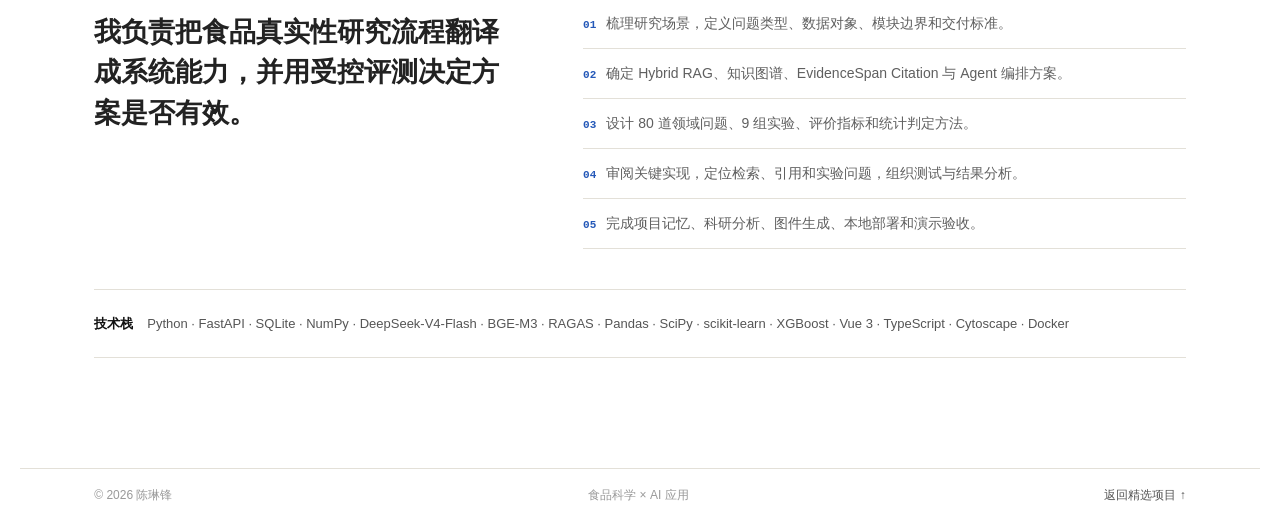
<file: research-agent.html>
<!doctype html>
<html lang="zh-CN">
<head>
  <meta charset="utf-8">
  <meta name="viewport" content="width=device-width, initial-scale=1">
  <meta name="description" content="陈琳锋主导的食品真实性领域大模型科研智能体：Hybrid RAG、知识图谱、Agent 编排与证据回链。">
  <title>食品真实性领域大模型科研智能体｜陈琳锋</title>
  <link rel="icon" href="data:,">
  <link rel="stylesheet" href="styles.css?v=20260912">
  <link rel="stylesheet" href="project-detail.css?v=20260912">
</head>
<body class="case-page research-case">
  <header class="site-header case-header">
    <a class="brand" href="index.html">Chen<span>.</span></a>
    <a class="back-link" href="index.html#projects">← 返回作品集</a>
    <span class="repo-note repo-note-strong">毕业课题 · 代码不公开 · 可现场演示</span>
  </header>

  <main class="case-main">
    <section class="case-hero">
      <div>
        <span class="case-index">02 / FLAGSHIP PROJECT</span>
        <h1>食品真实性领域<br><em>大模型科研智能体</em></h1>
        <p class="case-subtitle">从 0 到 1 负责需求拆解、系统架构、Agent 工作流、实验评测与交付。系统把文献证据、实体关系、研究上下文和科研分析接入同一条工作流，让研究回答可以定位原文，也能继续进入比较、建模与方案设计。</p>
        <div class="case-meta"><span>个人项目负责人</span><span>2026.07–2026.08</span><span>LLM / Agent / Hybrid RAG</span><span>食品科学 × AI</span></div>
      </div>
      <aside class="case-thesis"><p>把 600 个文献来源组织成可检索、可推理、可回链的研究证据系统，并用 2,160 次回答验证应用效果。</p></aside>
    </section>

    <section class="case-metrics" aria-label="项目关键指标">
      <div><b>46,123</b><span>组 Claim / EvidenceSpan</span></div>
      <div><b>2,400</b><span>条证据路径验证</span></div>
      <div><b>67.08% → 85.00%</b><span>事实通过率</span></div>
      <div><b>2,160</b><span>次正式回答</span></div>
    </section>

    <section class="case-section">
      <div class="case-section-head"><span>01</span><h2>一条可追溯的科研回答链路</h2></div>
      <div class="case-flow">
        <div><small>STEP 01</small><strong>项目上下文</strong><p>读取研究目标、会话摘要、历史任务与相关记忆。</p></div>
        <div><small>STEP 02</small><strong>BGE-M3 检索</strong><p>将问题编码为 1,024 维向量，召回 Claim 与 EvidenceSpan。</p></div>
        <div><small>STEP 03</small><strong>图谱扩展</strong><p>连接食品、检测方法、掺假物和化学指标，生成三跳路径。</p></div>
        <div><small>STEP 04</small><strong>Agent 推理</strong><p>完成证据整理、跨文献比较、研究方案与答案审阅。</p></div>
        <div><small>STEP 05</small><strong>Citation 回链</strong><p>将结论定位至 EvidenceSpan 与原始文献内容。</p></div>
      </div>
    </section>

    <section class="case-section">
      <div class="case-section-head"><span>02</span><h2>从检索命中到研究判断</h2></div>
      <div class="case-grid">
        <article class="case-block"><span class="block-label">HYBRID RAG</span><h3>向量检索负责召回，知识图谱补足关系</h3><p>使用 <strong>BGE-M3</strong> 生成 1,024 维向量，以 NumPy 完成本地相似度检索。命中文献进入 SQLite 图谱后，继续扩展食品、方法、掺假物和指标关系，形成最多三跳的结构化证据路径。</p></article>
        <article class="case-block"><span class="block-label">EVIDENCE DESIGN</span><h3>结论、推论和建议分层组织</h3><p>将文献事实、跨证据推论、模型背景知识和研究建议分开表达。涉及具体研究结论时绑定 EvidenceSpan Citation，研究者可直接回到支撑片段核验上下文。</p></article>
        <article class="case-block"><span class="block-label">AGENT ORCHESTRATION</span><h3>按任务复杂度切换 Single / Multi Agent</h3><p>Single 模式处理快速研究问答；Multi 模式拆分证据整理、图谱分析、跨文献综合、研究方案、审阅与修订。两种模式共用模型、知识库和检索工具，便于对照评测。</p></article>
        <article class="case-block"><span class="block-label">PROJECT MEMORY</span><h3>把一次问答接回持续研究过程</h3><p>项目记忆保存研究目标、会话摘要、相关任务和历史分析，与文献知识库分开管理。每次回答前构建项目上下文，回答后更新研究进展，支持连续追问和方案迭代。</p></article>
      </div>
    </section>

    <section class="case-section">
      <div class="case-section-head"><span>03</span><h2>用受控实验检验科研辅助价值</h2></div>
      <div class="case-grid">
        <article class="case-block"><span class="block-label">EVALUATION SET</span><h3>80 道中文领域问题，覆盖六类研究任务</h3><p>题目覆盖单篇事实、方法指标、跨文献比较、证据冲突、研究方案和不可回答判断。围绕同一题集设计 <strong>9 组基线与消融实验</strong>，每组重复运行 3 次。</p></article>
        <article class="case-block"><span class="block-label">STATISTICAL REVIEW</span><h3>把回答质量拆成可比较指标</h3><p>使用事实正确性、推理深度、研究启发性、Citation 支持率与 RAGAS 评价回答，结合问题级配对统计、Bootstrap 置信区间、Wilcoxon 检验和 Holm 校正分析差异。</p></article>
      </div>
      <div class="result-band" aria-label="评测结果">
        <div class="result-row"><span>事实通过率</span><b>67.08% → 85.00%</b><em>LLM-only → Single-Hybrid</em></div>
        <div class="result-row"><span>事实正确性 / 推理深度</span><b>+0.350 / +0.344</b><em>同题对照提升</em></div>
        <div class="result-row"><span>研究启发性</span><b>+0.461</b><em>达到统计显著水平</em></div>
        <div class="result-row"><span>证据路径 / Citation</span><b>100% / 100%</b><em>2,400 条路径验证</em></div>
      </div>
    </section>

    <section class="case-section">
      <div class="case-section-head"><span>04</span><h2>科研工作台与工程交付</h2></div>
      <div class="case-grid">
        <article class="case-block"><span class="block-label">CONTROLLED ANALYSIS</span><h3>从数据上传走到统计建模</h3><p>受控 Python 工作流支持数据识别、分析计划、统计检验、机器学习建模和结果归档。在 <strong>178 个样本、13 项化学特征</strong>的葡萄品种案例中，逻辑回归 balanced accuracy 达到 <strong>0.9838 ± 0.0153</strong>，XGBoost 达到 0.9632 ± 0.0313。</p></article>
        <article class="case-block"><span class="block-label">RESEARCH FIGURES</span><h3>分析结果直接进入图件流程</h3><p>建立 source-data、draft、nature、QA 四阶段图件流程，输出 SVG、PDF、TIFF 和 PNG，并生成双语图注。图件保留数据来源与分析任务记录，便于论文材料复核。</p></article>
        <article class="case-block"><span class="block-label">DELIVERY</span><h3>本地化部署与多端验收</h3><p>后端采用 FastAPI 与 SQLite，前端使用 Vue 3、TypeScript 和 Cytoscape。完成 <strong>318 项测试</strong>、Docker 部署，以及桌面端和移动端验收。</p></article>
        <article class="case-block"><span class="block-label">DATA ASSET</span><h3>统一管理文献、证据和实体关系</h3><p>600 个来源身份去重为 593 个唯一内容，Claim、EvidenceSpan、向量和图谱边使用统一标识关联。问答、分析任务与项目记忆分别落库，便于检索和复盘。</p></article>
      </div>
    </section>

    <section class="case-section">
      <div class="case-section-head"><span>05</span><h2>我的职责</h2></div>
      <div class="case-contribution">
        <p class="contribution-lead">我负责把食品真实性研究流程翻译成系统能力，并用受控评测决定方案是否有效。</p>
        <ul class="contribution-list">
          <li><b>01</b>梳理研究场景，定义问题类型、数据对象、模块边界和交付标准。</li>
          <li><b>02</b>确定 Hybrid RAG、知识图谱、EvidenceSpan Citation 与 Agent 编排方案。</li>
          <li><b>03</b>设计 80 道领域问题、9 组实验、评价指标和统计判定方法。</li>
          <li><b>04</b>审阅关键实现，定位检索、引用和实验问题，组织测试与结果分析。</li>
          <li><b>05</b>完成项目记忆、科研分析、图件生成、本地部署和演示验收。</li>
        </ul>
      </div>
      <p class="tech-line"><strong>技术栈</strong>Python · FastAPI · SQLite · NumPy · DeepSeek-V4-Flash · BGE-M3 · RAGAS · Pandas · SciPy · scikit-learn · XGBoost · Vue 3 · TypeScript · Cytoscape · Docker</p>
    </section>
  </main>

  <footer class="case-footer"><span>© 2026 陈琳锋</span><span>食品科学 × AI 应用</span><a href="index.html#projects">返回精选项目 ↑</a></footer>
</body>
</html>
</file>
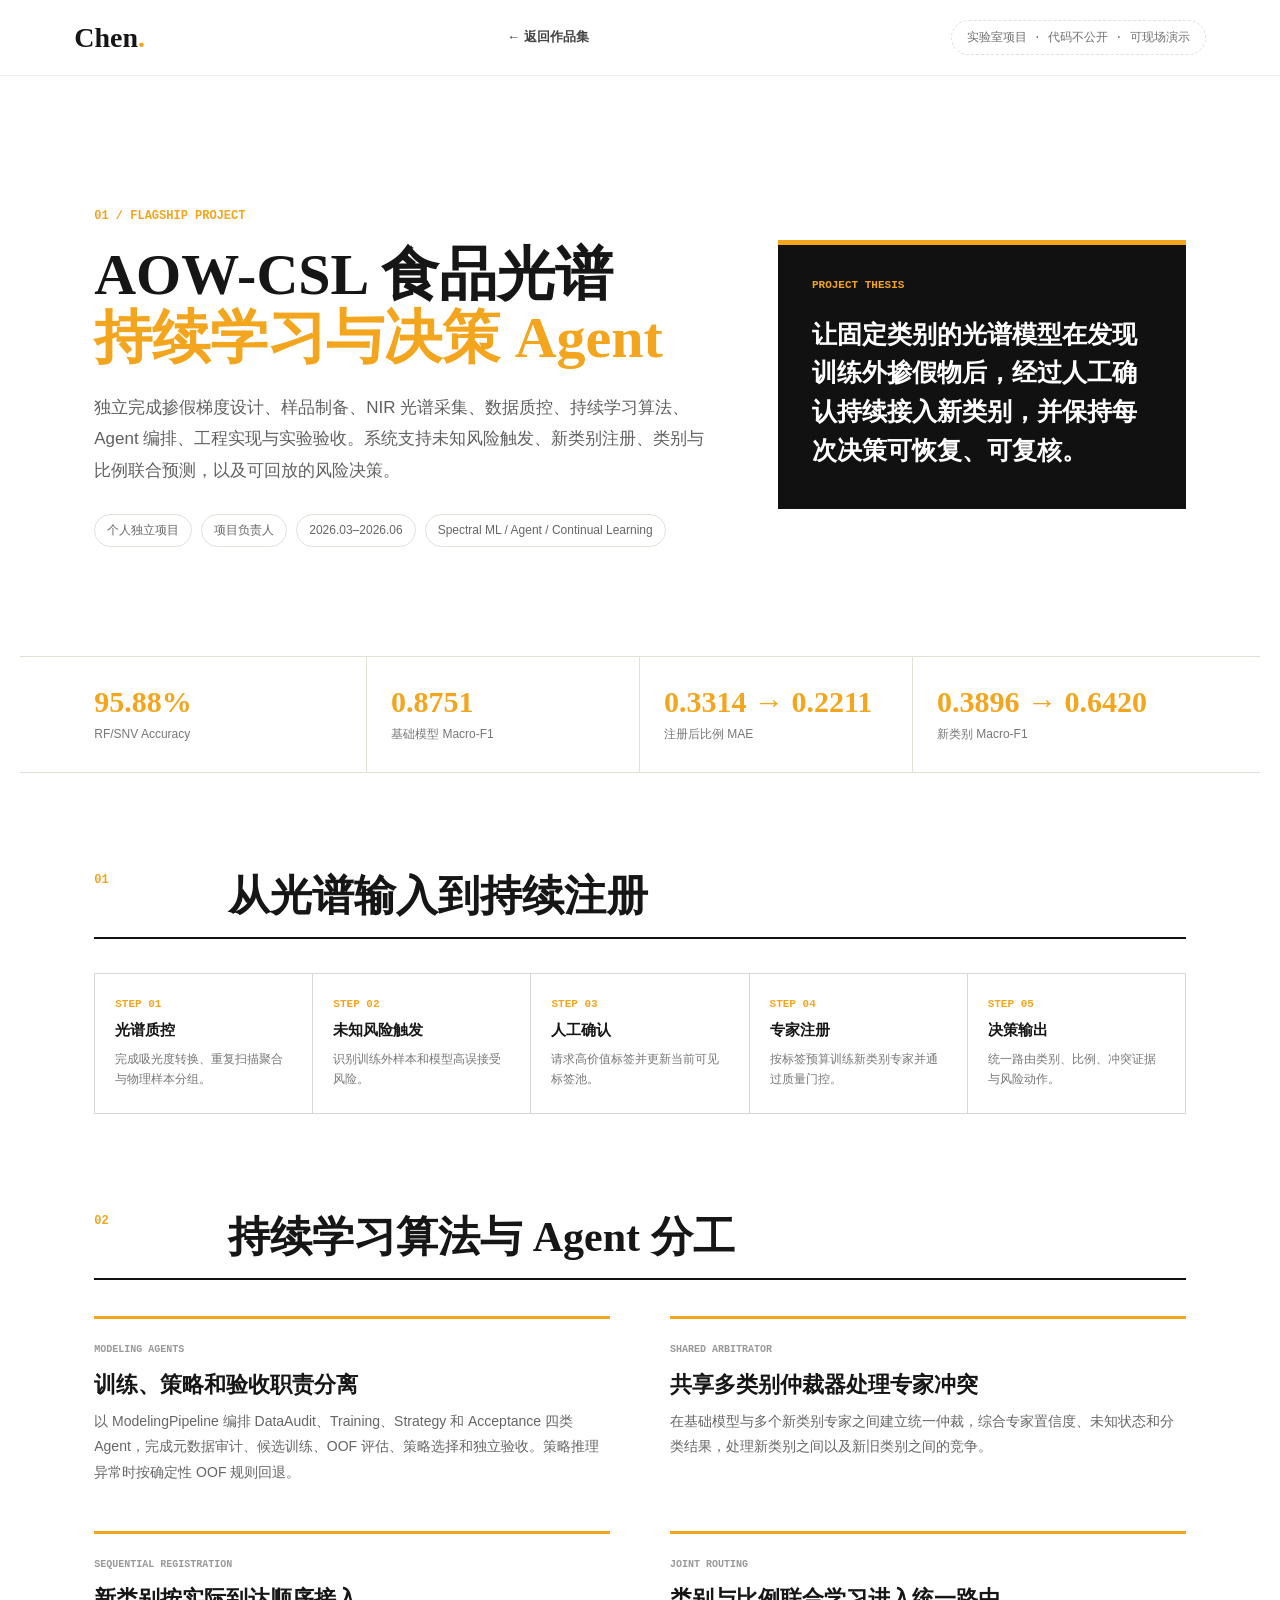
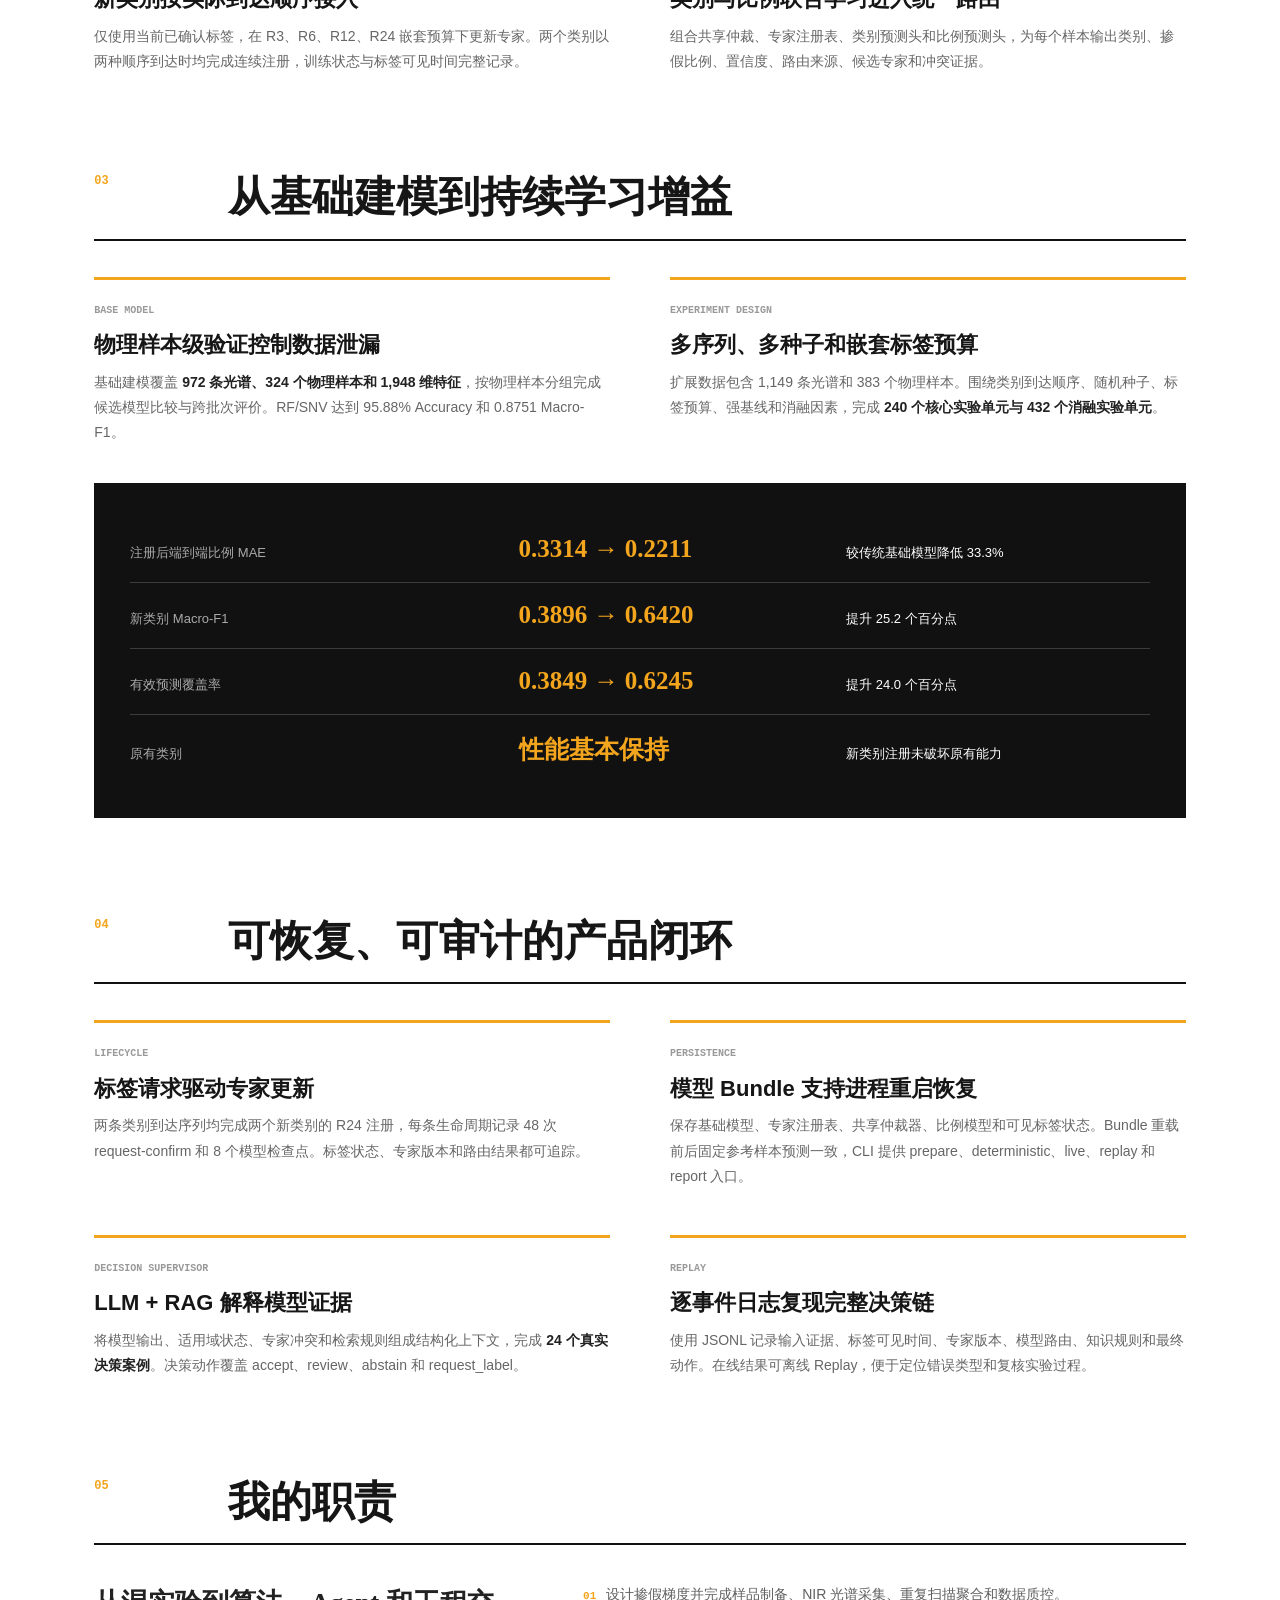
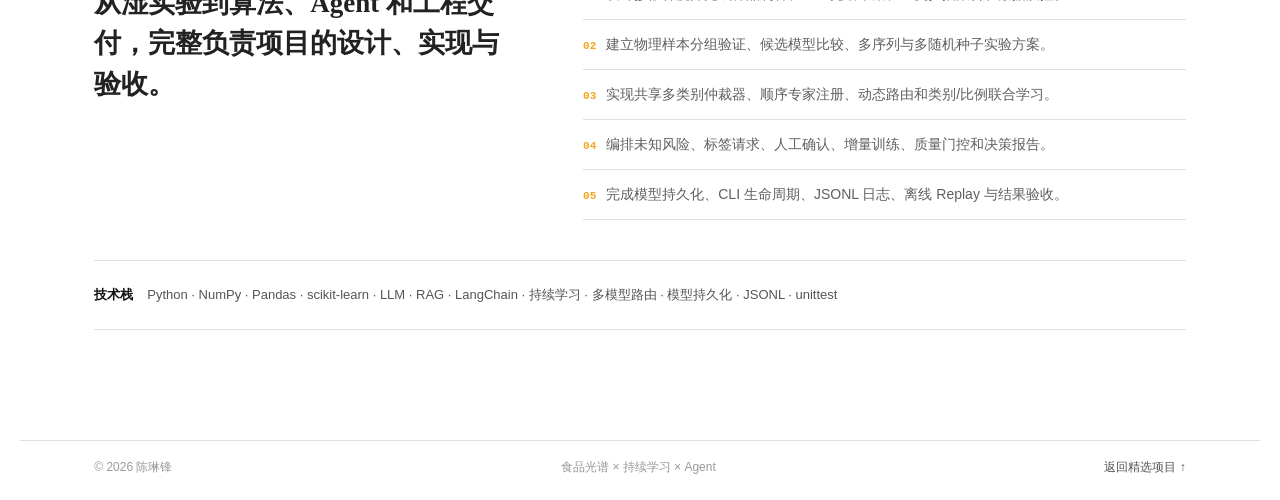
<file: spectral-agent.html>
<!doctype html>
<html lang="zh-CN">
<head>
  <meta charset="utf-8">
  <meta name="viewport" content="width=device-width, initial-scale=1">
  <meta name="description" content="陈琳锋独立完成的 AOW-CSL 食品光谱持续学习与决策 Agent 系统。">
  <title>AOW-CSL 食品光谱持续学习与决策 Agent｜陈琳锋</title>
  <link rel="icon" href="data:,">
  <link rel="stylesheet" href="styles.css?v=20260912">
  <link rel="stylesheet" href="project-detail.css?v=20260912">
</head>
<body class="case-page spectral-case">
  <header class="site-header case-header">
    <a class="brand" href="index.html">Chen<span>.</span></a>
    <a class="back-link" href="index.html#projects">← 返回作品集</a>
    <span class="repo-note repo-note-strong">实验室项目 · 代码不公开 · 可现场演示</span>
  </header>

  <main class="case-main">
    <section class="case-hero">
      <div>
        <span class="case-index">01 / FLAGSHIP PROJECT</span>
        <h1>AOW-CSL 食品光谱<br><em>持续学习与决策 Agent</em></h1>
        <p class="case-subtitle">独立完成掺假梯度设计、样品制备、NIR 光谱采集、数据质控、持续学习算法、Agent 编排、工程实现与实验验收。系统支持未知风险触发、新类别注册、类别与比例联合预测，以及可回放的风险决策。</p>
        <div class="case-meta"><span>个人独立项目</span><span>项目负责人</span><span>2026.03–2026.06</span><span>Spectral ML / Agent / Continual Learning</span></div>
      </div>
      <aside class="case-thesis"><p>让固定类别的光谱模型在发现训练外掺假物后，经过人工确认持续接入新类别，并保持每次决策可恢复、可复核。</p></aside>
    </section>

    <section class="case-metrics" aria-label="项目关键指标">
      <div><b>95.88%</b><span>RF/SNV Accuracy</span></div>
      <div><b>0.8751</b><span>基础模型 Macro-F1</span></div>
      <div><b>0.3314 → 0.2211</b><span>注册后比例 MAE</span></div>
      <div><b>0.3896 → 0.6420</b><span>新类别 Macro-F1</span></div>
    </section>

    <section class="case-section">
      <div class="case-section-head"><span>01</span><h2>从光谱输入到持续注册</h2></div>
      <div class="case-flow">
        <div><small>STEP 01</small><strong>光谱质控</strong><p>完成吸光度转换、重复扫描聚合与物理样本分组。</p></div>
        <div><small>STEP 02</small><strong>未知风险触发</strong><p>识别训练外样本和模型高误接受风险。</p></div>
        <div><small>STEP 03</small><strong>人工确认</strong><p>请求高价值标签并更新当前可见标签池。</p></div>
        <div><small>STEP 04</small><strong>专家注册</strong><p>按标签预算训练新类别专家并通过质量门控。</p></div>
        <div><small>STEP 05</small><strong>决策输出</strong><p>统一路由类别、比例、冲突证据与风险动作。</p></div>
      </div>
    </section>

    <section class="case-section">
      <div class="case-section-head"><span>02</span><h2>持续学习算法与 Agent 分工</h2></div>
      <div class="case-grid">
        <article class="case-block"><span class="block-label">MODELING AGENTS</span><h3>训练、策略和验收职责分离</h3><p>以 ModelingPipeline 编排 DataAudit、Training、Strategy 和 Acceptance 四类 Agent，完成元数据审计、候选训练、OOF 评估、策略选择和独立验收。策略推理异常时按确定性 OOF 规则回退。</p></article>
        <article class="case-block"><span class="block-label">SHARED ARBITRATOR</span><h3>共享多类别仲裁器处理专家冲突</h3><p>在基础模型与多个新类别专家之间建立统一仲裁，综合专家置信度、未知状态和分类结果，处理新类别之间以及新旧类别之间的竞争。</p></article>
        <article class="case-block"><span class="block-label">SEQUENTIAL REGISTRATION</span><h3>新类别按实际到达顺序接入</h3><p>仅使用当前已确认标签，在 R3、R6、R12、R24 嵌套预算下更新专家。两个类别以两种顺序到达时均完成连续注册，训练状态与标签可见时间完整记录。</p></article>
        <article class="case-block"><span class="block-label">JOINT ROUTING</span><h3>类别与比例联合学习进入统一路由</h3><p>组合共享仲裁、专家注册表、类别预测头和比例预测头，为每个样本输出类别、掺假比例、置信度、路由来源、候选专家和冲突证据。</p></article>
      </div>
    </section>

    <section class="case-section">
      <div class="case-section-head"><span>03</span><h2>从基础建模到持续学习增益</h2></div>
      <div class="case-grid">
        <article class="case-block"><span class="block-label">BASE MODEL</span><h3>物理样本级验证控制数据泄漏</h3><p>基础建模覆盖 <strong>972 条光谱、324 个物理样本和 1,948 维特征</strong>，按物理样本分组完成候选模型比较与跨批次评价。RF/SNV 达到 95.88% Accuracy 和 0.8751 Macro-F1。</p></article>
        <article class="case-block"><span class="block-label">EXPERIMENT DESIGN</span><h3>多序列、多种子和嵌套标签预算</h3><p>扩展数据包含 1,149 条光谱和 383 个物理样本。围绕类别到达顺序、随机种子、标签预算、强基线和消融因素，完成 <strong>240 个核心实验单元与 432 个消融实验单元</strong>。</p></article>
      </div>
      <div class="result-band" aria-label="持续学习结果">
        <div class="result-row"><span>注册后端到端比例 MAE</span><b>0.3314 → 0.2211</b><em>较传统基础模型降低 33.3%</em></div>
        <div class="result-row"><span>新类别 Macro-F1</span><b>0.3896 → 0.6420</b><em>提升 25.2 个百分点</em></div>
        <div class="result-row"><span>有效预测覆盖率</span><b>0.3849 → 0.6245</b><em>提升 24.0 个百分点</em></div>
        <div class="result-row"><span>原有类别</span><b>性能基本保持</b><em>新类别注册未破坏原有能力</em></div>
      </div>
    </section>

    <section class="case-section">
      <div class="case-section-head"><span>04</span><h2>可恢复、可审计的产品闭环</h2></div>
      <div class="case-grid">
        <article class="case-block"><span class="block-label">LIFECYCLE</span><h3>标签请求驱动专家更新</h3><p>两条类别到达序列均完成两个新类别的 R24 注册，每条生命周期记录 48 次 request-confirm 和 8 个模型检查点。标签状态、专家版本和路由结果都可追踪。</p></article>
        <article class="case-block"><span class="block-label">PERSISTENCE</span><h3>模型 Bundle 支持进程重启恢复</h3><p>保存基础模型、专家注册表、共享仲裁器、比例模型和可见标签状态。Bundle 重载前后固定参考样本预测一致，CLI 提供 prepare、deterministic、live、replay 和 report 入口。</p></article>
        <article class="case-block"><span class="block-label">DECISION SUPERVISOR</span><h3>LLM + RAG 解释模型证据</h3><p>将模型输出、适用域状态、专家冲突和检索规则组成结构化上下文，完成 <strong>24 个真实决策案例</strong>。决策动作覆盖 accept、review、abstain 和 request_label。</p></article>
        <article class="case-block"><span class="block-label">REPLAY</span><h3>逐事件日志复现完整决策链</h3><p>使用 JSONL 记录输入证据、标签可见时间、专家版本、模型路由、知识规则和最终动作。在线结果可离线 Replay，便于定位错误类型和复核实验过程。</p></article>
      </div>
    </section>

    <section class="case-section">
      <div class="case-section-head"><span>05</span><h2>我的职责</h2></div>
      <div class="case-contribution">
        <p class="contribution-lead">从湿实验到算法、Agent 和工程交付，完整负责项目的设计、实现与验收。</p>
        <ul class="contribution-list">
          <li><b>01</b>设计掺假梯度并完成样品制备、NIR 光谱采集、重复扫描聚合和数据质控。</li>
          <li><b>02</b>建立物理样本分组验证、候选模型比较、多序列与多随机种子实验方案。</li>
          <li><b>03</b>实现共享多类别仲裁器、顺序专家注册、动态路由和类别/比例联合学习。</li>
          <li><b>04</b>编排未知风险、标签请求、人工确认、增量训练、质量门控和决策报告。</li>
          <li><b>05</b>完成模型持久化、CLI 生命周期、JSONL 日志、离线 Replay 与结果验收。</li>
        </ul>
      </div>
      <p class="tech-line"><strong>技术栈</strong>Python · NumPy · Pandas · scikit-learn · LLM · RAG · LangChain · 持续学习 · 多模型路由 · 模型持久化 · JSONL · unittest</p>
    </section>
  </main>

  <footer class="case-footer"><span>© 2026 陈琳锋</span><span>食品光谱 × 持续学习 × Agent</span><a href="index.html#projects">返回精选项目 ↑</a></footer>
</body>
</html>
</file>
<file: styles.css>
:root {
  --ink: #161616;
  --muted: #707070;
  --line: #e3e0d8;
  --paper: #ffffff;
  --soft: #faf8f3;
  --orange: #f3a51d;
  --orange-deep: #d77f0d;
  --blue: #2458b8;
}

* { box-sizing: border-box; }
html { scroll-behavior: smooth; }
body {
  margin: 0;
  overflow-x: hidden;
  background: var(--paper);
  color: var(--ink);
  font-family: "Microsoft YaHei", "PingFang SC", "Noto Sans CJK SC", sans-serif;
  line-height: 1.6;
}

.site-header {
  position: sticky;
  top: 0;
  z-index: 10;
  display: flex;
  align-items: center;
  justify-content: space-between;
  height: 76px;
  padding: 0 5.8vw;
  border-bottom: 1px solid #eeeeee;
  background: rgba(255, 255, 255, 0.96);
}
.brand {
  color: var(--ink);
  font: 800 28px/1 Georgia, "Times New Roman", serif;
  letter-spacing: 0;
  text-decoration: none;
}
.brand span { color: var(--orange); }
nav { display: flex; gap: 38px; }
nav a { color: #444444; font-size: 14px; text-decoration: none; }
nav a:hover { color: var(--orange-deep); }
.header-action {
  padding: 11px 20px;
  border-radius: 24px;
  background: #111111;
  color: #ffffff;
  font-size: 13px;
  font-weight: 700;
  text-decoration: none;
}
.header-action span { margin-left: 10px; color: var(--orange); }

.hero,
.quick-facts,
.section,
.contact,
footer {
  width: min(100%, 1240px);
  margin: 0 auto;
  padding-right: 5.8vw;
  padding-left: 5.8vw;
}
.hero {
  display: grid;
  grid-template-columns: 1.05fr 0.95fr;
  align-items: center;
  gap: 40px;
  min-height: 670px;
  padding-top: 74px;
  padding-bottom: 72px;
}
.eyebrow {
  margin: 0 0 16px;
  color: #8a8a8a;
  font: 700 11px/1.2 ui-monospace, "Cascadia Mono", monospace;
  letter-spacing: 0;
}
.eyebrow span {
  display: inline-block;
  width: 8px;
  height: 8px;
  margin-right: 8px;
  border-radius: 50%;
  background: var(--orange);
}
.hero h1 {
  margin: 0;
  color: #101010;
  font: 800 78px/1.05 Georgia, "Noto Serif SC", "Songti SC", serif;
  letter-spacing: 0;
}
.hero h1 em { color: var(--orange-deep); font-style: normal; }
.hero-intro {
  max-width: 510px;
  margin: 30px 0 22px;
  color: #626262;
  font-size: 17px;
  line-height: 1.8;
}
.hero-tags,
.mini-tags { display: flex; flex-wrap: wrap; gap: 9px; }
.hero-tags span,
.mini-tags span {
  padding: 5px 12px;
  border: 1px solid var(--line);
  border-radius: 18px;
  color: #666666;
  font-size: 12px;
}
.hero-visual { position: relative; height: 490px; }
.orange-shape {
  position: absolute;
  z-index: 1;
  top: 62px;
  left: 50%;
  width: 350px;
  height: 350px;
  border-radius: 42% 58% 50% 50% / 46% 43% 57% 54%;
  background: var(--orange);
  transform: translateX(-50%) rotate(7deg);
}
.portrait-frame {
  position: absolute;
  z-index: 2;
  top: 35px;
  left: 50%;
  width: 290px;
  height: 390px;
  overflow: hidden;
  border: 10px solid #ffffff;
  box-shadow: 0 17px 35px rgba(0, 0, 0, 0.16);
  transform: translateX(-50%);
}
.portrait-frame img { display: block; width: 100%; height: 100%; object-fit: cover; }
.float-label {
  position: absolute;
  z-index: 3;
  display: flex;
  align-items: center;
  gap: 10px;
  padding: 9px 15px;
  border-radius: 28px;
  background: #ffffff;
  box-shadow: 0 8px 24px rgba(0, 0, 0, 0.12);
  font-size: 12px;
}
.float-label b {
  display: grid;
  place-items: center;
  width: 29px;
  height: 29px;
  border-radius: 50%;
  background: #111111;
  color: #ffffff;
  font-size: 11px;
}
.float-label small { color: #999999; }
.label-one { top: 155px; left: 4%; }
.label-two { right: 3%; bottom: 75px; }

.quick-facts {
  display: grid;
  grid-template-columns: repeat(4, 1fr);
  border-top: 1px solid var(--line);
  border-bottom: 1px solid var(--line);
}
.quick-facts div { padding: 25px 20px; border-right: 1px solid var(--line); }
.quick-facts div:first-child { padding-left: 0; }
.quick-facts div:last-child { border-right: 0; }
.quick-facts b {
  display: block;
  font: 800 30px/1 Georgia, "Times New Roman", serif;
  letter-spacing: 0;
}
.quick-facts span { display: block; margin-top: 5px; color: #888888; font-size: 12px; }

.section { padding-top: 110px; }
.section-title {
  display: flex;
  align-items: end;
  gap: 20px;
  margin-bottom: 42px;
  padding-bottom: 16px;
  border-bottom: 2px solid #111111;
}
.section-no {
  padding-bottom: 5px;
  color: var(--orange-deep);
  font: 800 14px ui-monospace, "Cascadia Mono", monospace;
}
.section-title .eyebrow { margin-bottom: 6px; }
.section-title h2 {
  margin: 0;
  font: 800 50px/1 Georgia, "Noto Serif SC", "Songti SC", serif;
  letter-spacing: 0;
}
.section-caption { margin: 0 0 3px auto; color: #999999; font-size: 13px; }

.timeline { position: relative; margin-left: 15px; }
.timeline::before {
  position: absolute;
  top: 7px;
  bottom: 8px;
  left: 6px;
  width: 1px;
  background: var(--line);
  content: "";
}
.timeline-item {
  position: relative;
  display: grid;
  grid-template-columns: 145px 1fr;
  gap: 32px;
  padding-bottom: 52px;
}
.timeline-dot {
  position: absolute;
  top: 7px;
  left: 0;
  width: 13px;
  height: 13px;
  border: 3px solid #ffffff;
  border-radius: 50%;
  background: var(--orange);
  box-shadow: 0 0 0 1px var(--orange);
}
.timeline-date { padding-left: 34px; color: #999999; font: 12px ui-monospace, monospace; }
.timeline-content { padding-bottom: 30px; border-bottom: 1px solid var(--line); }
.timeline-content h3 { margin: 0; font-size: 24px; line-height: 1.3; }
.timeline-content .role { margin: 7px 0; color: var(--orange-deep); font-size: 13px; }
.timeline-content p:not(.role) { max-width: 730px; margin: 12px 0; color: #666666; }
.mini-tags { margin-top: 16px; gap: 7px; }

.project-section { padding-bottom: 30px; }
.project-grid { display: grid; grid-template-columns: repeat(2, minmax(0, 1fr)); gap: 18px; }
.project-card {
  position: relative;
  min-width: 0;
  min-height: 300px;
  padding: 26px 28px 30px;
  border: 1px solid var(--line);
  background: #ffffff;
}
.project-card:hover { border-color: #aaaaaa; }
.project-card-featured { grid-column: span 2; min-height: 340px; background: var(--soft); }
.card-top { display: flex; align-items: center; justify-content: space-between; gap: 16px; }
.card-number { color: var(--orange-deep); font: 700 12px ui-monospace, monospace; }
.card-top a,
.competition-head a { color: var(--blue); font: 12px ui-monospace, monospace; text-decoration: none; }
.card-accent { width: 62px; height: 5px; margin: 25px 0 18px; background: var(--orange); }
.project-card h3 { max-width: 670px; margin: 14px 0 8px; font-size: 24px; line-height: 1.35; }
.project-card:not(.project-card-featured) h3 { font-size: 20px; }
.card-role { margin: 0 0 15px; color: #8a8a8a; font: 11px ui-monospace, monospace; }
.project-card > p:not(.card-role) { max-width: 720px; margin: 0; color: #666666; }
.card-metrics { display: flex; flex-wrap: wrap; gap: 36px; margin-top: 22px; }
.card-metrics b { color: var(--blue); font: 800 24px/1 Georgia, "Times New Roman", serif; }
.card-metrics small {
  display: block;
  margin-top: 5px;
  color: #8a8a8a;
  font: 400 11px/1.3 "Microsoft YaHei", sans-serif;
}
.card-type { color: #999999; font: 11px ui-monospace, monospace; }
/* 代码不公开状态标签：替代不可点击的仓库链接 */
.repo-note {
  padding: 4px 11px;
  border: 1px dashed var(--line, #cfcfcf);
  border-radius: 20px;
  color: var(--muted, #8a8a8a);
  font: 11px ui-monospace, monospace;
  white-space: nowrap;
}
.repo-note-strong { padding: 8px 15px; font-size: 12px; }

.competition-section {
  width: 100%;
  max-width: none;
  padding-right: max(5.8vw, calc((100% - 1240px) / 2 + 5.8vw));
  padding-bottom: 100px;
  padding-left: max(5.8vw, calc((100% - 1240px) / 2 + 5.8vw));
  background: #111111;
  color: #ffffff;
}
.competition-section .section-title { border-color: #555555; }
.competition-section .section-title h2 { color: #ffffff; }
.competition-section .eyebrow { color: #999999; }
.competition-grid { display: grid; grid-template-columns: 1fr 1fr; gap: 70px; }
.competition-head {
  display: flex;
  justify-content: space-between;
  margin-bottom: 23px;
  padding-bottom: 12px;
  border-bottom: 1px solid #444444;
  color: var(--orange);
  font: 12px ui-monospace, monospace;
}
.competition-head a { color: #aac2eb; }
.competition-grid h3 { margin: 0 0 8px; font-size: 24px; }
.competition-grid strong { display: block; margin-bottom: 12px; color: #ffbd5a; font-size: 13px; }
.competition-grid p { max-width: 500px; margin: 0; color: #bbbbbb; }

.capability-grid { display: grid; grid-template-columns: repeat(3, 1fr); gap: 40px; }
.capability-grid > div { padding-top: 15px; border-top: 3px solid #111111; }
.capability-grid span { color: var(--orange-deep); font: 800 13px ui-monospace, monospace; }
.capability-grid h3 { margin: 16px 0 8px; font-size: 22px; }
.capability-grid p { margin: 0; color: #777777; font-size: 14px; }
.about-grid { display: grid; grid-template-columns: 1fr 1fr; gap: 65px; }
.about-grid > div { padding-top: 18px; border-top: 1px solid var(--line); }
.about-grid h3 { margin: 0 0 10px; font-size: 22px; }
.about-grid p { max-width: 480px; margin: 0; color: #666666; }

.contact {
  display: flex;
  align-items: end;
  justify-content: space-between;
  margin-top: 120px;
  padding-top: 88px;
  padding-bottom: 88px;
  border-top: 1px solid var(--line);
}
.contact h2 {
  margin: 0;
  font: 800 57px/1.06 Georgia, "Noto Serif SC", "Songti SC", serif;
  letter-spacing: 0;
}
.contact h2 em { color: var(--orange-deep); font-style: normal; }
.contact-links { display: flex; flex-direction: column; gap: 9px; }
.contact-links a { color: #333333; font-size: 15px; text-decoration: none; }
.contact-links a:hover { color: var(--orange-deep); }
footer {
  display: flex;
  justify-content: space-between;
  padding-top: 17px;
  padding-bottom: 22px;
  border-top: 1px solid var(--line);
  color: #999999;
  font-size: 12px;
}
footer a { color: #555555; text-decoration: none; }

@media (max-width: 1000px) {
  nav { gap: 20px; }
  .hero { grid-template-columns: 1fr 0.85fr; min-height: 610px; }
  .hero h1 { font-size: 60px; }
  .hero-visual { height: 430px; }
  .orange-shape { width: 300px; height: 300px; }
  .portrait-frame { width: 250px; height: 340px; }
  .label-one { left: -2%; }
  .label-two { right: -2%; }
}

@media (max-width: 760px) {
  .site-header { height: 64px; padding: 0 20px; }
  .brand { font-size: 24px; }
  .site-header nav { display: none; }
  .header-action { padding: 9px 13px; font-size: 11px; }
  .header-action span { margin-left: 5px; }
  .hero,
  .quick-facts,
  .section,
  .contact,
  footer { padding-right: 20px; padding-left: 20px; }
  .hero {
    grid-template-columns: 1fr;
    gap: 35px;
    min-height: 0;
    padding-top: 55px;
    padding-bottom: 52px;
  }
  .hero h1 { max-width: 350px; font-size: 44px; line-height: 1.08; word-break: keep-all; }
  .hero-intro { margin-top: 24px; font-size: 15px; }
  .hero-visual { height: 390px; }
  .orange-shape { top: 46px; width: 270px; height: 270px; }
  .portrait-frame { top: 25px; width: 225px; height: 305px; border-width: 8px; }
  .float-label { padding: 7px 11px; font-size: 10px; }
  .label-one { top: 125px; left: 0; }
  .label-two { right: 0; bottom: 35px; }
  .quick-facts { grid-template-columns: repeat(2, 1fr); }
  .quick-facts div { padding: 21px 12px; border-bottom: 1px solid var(--line); }
  .quick-facts div:nth-child(2) { border-right: 0; }
  .quick-facts div:nth-child(3),
  .quick-facts div:nth-child(4) { border-bottom: 0; }
  .quick-facts div:first-child { padding-left: 12px; }
  .quick-facts b { font-size: 25px; }
  .section { padding-top: 72px; }
  .section-title { gap: 13px; margin-bottom: 30px; padding-bottom: 12px; }
  .section-title h2 { font-size: 36px; }
  .section-caption { display: none; }
  .timeline { margin-left: 0; }
  .timeline::before, .timeline-dot { display: none; }
  .timeline-item { grid-template-columns: 1fr; gap: 10px; padding-bottom: 38px; }
  .timeline-date { padding-left: 0; }
  .timeline-content { padding-bottom: 24px; }
  .timeline-content h3 { font-size: 21px; }
  .project-grid { grid-template-columns: 1fr; }
  .project-card,
  .project-card-featured { grid-column: span 1; min-height: 0; padding: 22px 20px 25px; }
  .project-card h3,
  .project-card:not(.project-card-featured) h3 { font-size: 21px; }
  .card-top { align-items: flex-start; }
  .competition-section { padding-right: 20px; padding-bottom: 72px; padding-left: 20px; }
  .competition-grid { grid-template-columns: 1fr; gap: 50px; }
  .competition-grid h3 { font-size: 21px; }
  .capability-grid, .about-grid { grid-template-columns: 1fr; gap: 30px; }
  .contact {
    align-items: flex-start;
    flex-direction: column;
    gap: 35px;
    margin-top: 78px;
    padding-top: 62px;
    padding-bottom: 62px;
  }
  .contact h2 { font-size: 42px; }
  .contact-links a { overflow-wrap: anywhere; }
  footer { flex-direction: column; gap: 5px; }
}
</file>
<file: mobile.css>
@media (max-width: 760px) {
  main, .site-header, footer { width: 100%; max-width: 100%; }
}
</file>
<file: details.css>
.detail-section{padding-top:70px}.detail-grid{display:grid;grid-template-columns:1fr 1fr;column-gap:58px;row-gap:46px}.detail-column{border-top:2px solid var(--deep);padding-top:13px}.detail-kicker{color:var(--orange);font:700 10px/1.2 ui-monospace,monospace;letter-spacing:.12em}.detail-column h3{font:700 21px/1.3 Georgia,serif;color:var(--deep);margin:12px 0 12px}.detail-column ul{padding-left:18px;margin:0;color:#53635b;font-size:14px;line-height:1.7}.detail-column li{padding-left:3px;margin:5px 0}.detail-column li::marker{color:var(--blue)}
.card-bullets{padding-left:18px;margin:15px 0 0;color:#666;font-size:13px;line-height:1.65}.card-bullets li{margin:4px 0;padding-left:3px}.card-bullets li::marker{color:var(--orange-deep)}
.project-name{font-size:14px!important;color:var(--orange-deep)!important;font-weight:700;margin:0 0 7px!important}.responsibility-row{display:grid;grid-template-columns:1fr 1fr;gap:22px;margin-top:22px;padding-top:16px;border-top:1px solid var(--line)}.responsibility-row span{display:block;color:#999;font:10px ui-monospace,monospace;letter-spacing:.08em;text-transform:uppercase;margin-bottom:5px}.responsibility-row strong{display:block;color:#444;font-size:12px;line-height:1.5}
.flagship-card h3{max-width:900px;font-size:30px}.flagship-card .project-name{font-size:15px!important}.project-lead{max-width:960px!important;font-size:15px;line-height:1.75}.metrics-wide{display:grid;grid-template-columns:repeat(5,minmax(0,1fr));gap:0;border-top:1px solid var(--line);border-bottom:1px solid var(--line);padding:20px 0;margin-top:25px}.metrics-wide b{min-width:0;padding:0 16px;border-right:1px solid var(--line);overflow-wrap:anywhere}.metrics-wide b:first-child{padding-left:0}.metrics-wide b:last-child{border-right:0}.agent-flow{display:flex;align-items:center;justify-content:space-between;gap:9px;margin:22px 0 0;padding:13px 16px;background:#111;color:#fff;font-size:12px;font-weight:700}.agent-flow i{color:var(--orange);font-style:normal}.project-evidence{display:grid;grid-template-columns:repeat(3,1fr);gap:26px;margin-top:24px}.project-evidence section{border-top:3px solid var(--orange);padding-top:12px}.research-project .card-accent{background:var(--blue)}.research-project .project-evidence section{border-top-color:var(--blue)}.project-evidence span{color:#999;font:10px ui-monospace,monospace;letter-spacing:.08em}.project-evidence h4{font-size:16px;line-height:1.4;margin:6px 0 8px}.project-evidence p{color:#666;font-size:13px;line-height:1.65;margin:0}.project-evidence strong{color:#222}.detail-link{display:inline-flex;align-items:center;gap:10px;margin-top:22px;padding-bottom:3px;border-bottom:2px solid var(--orange);color:var(--ink);font-size:13px;font-weight:700;text-decoration:none}.research-project .detail-link{border-bottom-color:var(--blue)}.detail-link span{transition:transform .2s ease}.detail-link:hover{color:var(--orange-deep)}.research-project .detail-link:hover{color:var(--blue)}.detail-link:hover span{transform:translateX(4px)}
@media(max-width:1000px){.metrics-wide{grid-template-columns:repeat(3,minmax(0,1fr));row-gap:18px}.metrics-wide b{padding:0;border-right:0}}
@media(max-width:760px){.detail-section{padding-top:55px}.detail-grid{grid-template-columns:1fr;row-gap:34px}.detail-column h3{font-size:19px}.detail-column ul{font-size:13.5px}}
@media(max-width:760px){.responsibility-row{grid-template-columns:1fr;gap:12px}.responsibility-row strong{font-size:12px}.flagship-card h3{font-size:23px}.metrics-wide{grid-template-columns:repeat(2,minmax(0,1fr));row-gap:16px}.metrics-wide b{border-right:0;padding:0}.agent-flow{align-items:flex-start;flex-direction:column}.agent-flow i{transform:rotate(90deg);margin-left:20px}.project-evidence{grid-template-columns:1fr;gap:18px}}
</file>
<file: project-detail.css>
.case-page {
  --case-accent: var(--orange);
  background: #fff;
}

.case-page.research-case { --case-accent: var(--blue); }

.case-header .back-link {
  color: #444;
  font-size: 13px;
  font-weight: 700;
  text-decoration: none;
}

.case-header .back-link:hover { color: var(--case-accent); }

.case-main { padding-top: 0; }

.case-hero {
  display: grid;
  grid-template-columns: minmax(0, 1.2fr) minmax(310px, .8fr);
  gap: 72px;
  width: min(100%, 1240px);
  min-height: 580px;
  margin: 0 auto;
  padding: 92px 5.8vw 76px;
  align-items: center;
}

.case-index {
  color: var(--case-accent);
  font: 800 12px/1.2 ui-monospace, "Cascadia Mono", monospace;
}

.case-hero h1 {
  max-width: 820px;
  margin: 18px 0 22px;
  font: 800 58px/1.08 Georgia, "Noto Serif SC", "Songti SC", serif;
  letter-spacing: 0;
}

.case-hero h1 em { color: var(--case-accent); font-style: normal; }

.case-subtitle {
  max-width: 720px;
  margin: 0;
  color: #606060;
  font-size: 17px;
  line-height: 1.85;
}

.case-meta {
  display: flex;
  flex-wrap: wrap;
  gap: 9px;
  margin-top: 28px;
}

.case-meta span {
  padding: 6px 12px;
  border: 1px solid var(--line);
  border-radius: 18px;
  color: #666;
  font-size: 12px;
}

.case-thesis {
  position: relative;
  padding: 34px 34px 38px;
  border-top: 5px solid var(--case-accent);
  background: #111;
  color: #fff;
}

.case-thesis::before {
  display: block;
  margin-bottom: 25px;
  color: var(--case-accent);
  font: 800 11px ui-monospace, monospace;
  content: "PROJECT THESIS";
}

.case-thesis p {
  margin: 0;
  font: 700 25px/1.55 Georgia, "Noto Serif SC", serif;
}

.case-metrics {
  display: grid;
  grid-template-columns: repeat(4, minmax(0, 1fr));
  width: min(100%, 1240px);
  margin: 0 auto;
  padding: 0 5.8vw;
  border-top: 1px solid var(--line);
  border-bottom: 1px solid var(--line);
}

.case-metrics div {
  min-width: 0;
  padding: 28px 24px;
  border-right: 1px solid var(--line);
}

.case-metrics div:first-child { padding-left: 0; }
.case-metrics div:last-child { border-right: 0; }

.case-metrics b {
  display: block;
  color: var(--case-accent);
  font: 800 30px/1.1 Georgia, "Times New Roman", serif;
  overflow-wrap: anywhere;
}

.case-metrics span {
  display: block;
  margin-top: 7px;
  color: #777;
  font-size: 12px;
}

.case-section {
  width: min(100%, 1240px);
  margin: 0 auto;
  padding: 100px 5.8vw 0;
}

.case-section-head {
  display: grid;
  grid-template-columns: 110px 1fr;
  gap: 24px;
  padding-bottom: 18px;
  border-bottom: 2px solid #111;
}

.case-section-head span {
  color: var(--case-accent);
  font: 800 12px ui-monospace, monospace;
}

.case-section-head h2 {
  margin: 0;
  font: 800 42px/1.1 Georgia, "Noto Serif SC", serif;
}

.case-flow {
  display: grid;
  grid-template-columns: repeat(5, minmax(0, 1fr));
  gap: 1px;
  margin-top: 34px;
  background: #d7d7d7;
  border: 1px solid #d7d7d7;
}

.case-flow div {
  min-width: 0;
  padding: 24px 20px;
  background: #fff;
}

.case-flow small {
  display: block;
  color: var(--case-accent);
  font: 800 11px ui-monospace, monospace;
}

.case-flow strong { display: block; margin-top: 8px; font-size: 15px; }
.case-flow p { margin: 8px 0 0; color: #777; font-size: 12px; line-height: 1.6; }

.case-grid {
  display: grid;
  grid-template-columns: repeat(2, minmax(0, 1fr));
  column-gap: 60px;
  row-gap: 46px;
  margin-top: 36px;
}

.case-block {
  padding-top: 15px;
  border-top: 3px solid var(--case-accent);
}

.case-block .block-label {
  color: #999;
  font: 800 10px ui-monospace, monospace;
}

.case-block h3 { margin: 10px 0 10px; font-size: 22px; line-height: 1.35; }
.case-block p { margin: 0; color: #666; font-size: 14px; line-height: 1.8; }
.case-block strong { color: #222; }

.result-band {
  margin-top: 38px;
  padding: 34px 36px;
  background: #111;
  color: #fff;
}

.result-row {
  display: grid;
  grid-template-columns: 1.2fr 1fr 1fr;
  gap: 24px;
  padding: 18px 0;
  border-bottom: 1px solid #3c3c3c;
  align-items: baseline;
}

.result-row:last-child { border-bottom: 0; }
.result-row span { color: #aaa; font-size: 13px; }
.result-row b { color: var(--case-accent); font: 800 25px Georgia, serif; }
.result-row em { color: #fff; font-style: normal; font-size: 13px; }

.case-contribution {
  display: grid;
  grid-template-columns: .82fr 1.18fr;
  gap: 70px;
  margin-top: 38px;
}

.contribution-lead {
  margin: 0;
  color: #222;
  font: 700 27px/1.5 Georgia, "Noto Serif SC", serif;
}

.contribution-list { margin: 0; padding: 0; list-style: none; }
.contribution-list li { padding: 13px 0; border-bottom: 1px solid var(--line); color: #5f5f5f; font-size: 14px; line-height: 1.65; }
.contribution-list li:first-child { padding-top: 0; }
.contribution-list b { margin-right: 10px; color: var(--case-accent); font: 800 11px ui-monospace, monospace; }

.tech-line {
  margin-top: 40px;
  padding: 22px 0;
  border-top: 1px solid var(--line);
  border-bottom: 1px solid var(--line);
  color: #555;
  font-size: 13px;
  line-height: 1.8;
}

.tech-line strong { margin-right: 14px; color: #111; }

.case-footer { margin-top: 110px; }

@media (max-width: 900px) {
  .case-hero { grid-template-columns: 1fr; min-height: 0; gap: 38px; }
  .case-hero h1 { font-size: 48px; }
  .case-thesis { max-width: 620px; }
  .case-flow { grid-template-columns: repeat(3, minmax(0, 1fr)); }
}

@media (max-width: 760px) {
  .case-header { height: 64px; }
  .case-hero { padding: 58px 20px 48px; }
  .case-hero h1 { font-size: 39px; line-height: 1.12; }
  .case-subtitle { font-size: 15px; }
  .case-thesis { padding: 26px 24px 30px; }
  .case-thesis p { font-size: 21px; }
  .case-metrics { grid-template-columns: repeat(2, minmax(0, 1fr)); padding: 0 20px; }
  .case-metrics div { padding: 22px 12px; border-bottom: 1px solid var(--line); }
  .case-metrics div:nth-child(2) { border-right: 0; }
  .case-metrics div:nth-child(3), .case-metrics div:nth-child(4) { border-bottom: 0; }
  .case-metrics div:first-child { padding-left: 12px; }
  .case-metrics b { font-size: 24px; }
  .case-section { padding: 72px 20px 0; }
  .case-section-head { grid-template-columns: 45px 1fr; gap: 12px; }
  .case-section-head h2 { font-size: 32px; }
  .case-flow { grid-template-columns: 1fr; }
  .case-grid, .case-contribution { grid-template-columns: 1fr; gap: 30px; }
  .result-band { padding: 24px 20px; }
  .result-row { grid-template-columns: 1fr; gap: 5px; }
  .result-row b { font-size: 22px; }
  .contribution-lead { font-size: 23px; }
  .case-footer { margin-top: 76px; }
}
</file>
